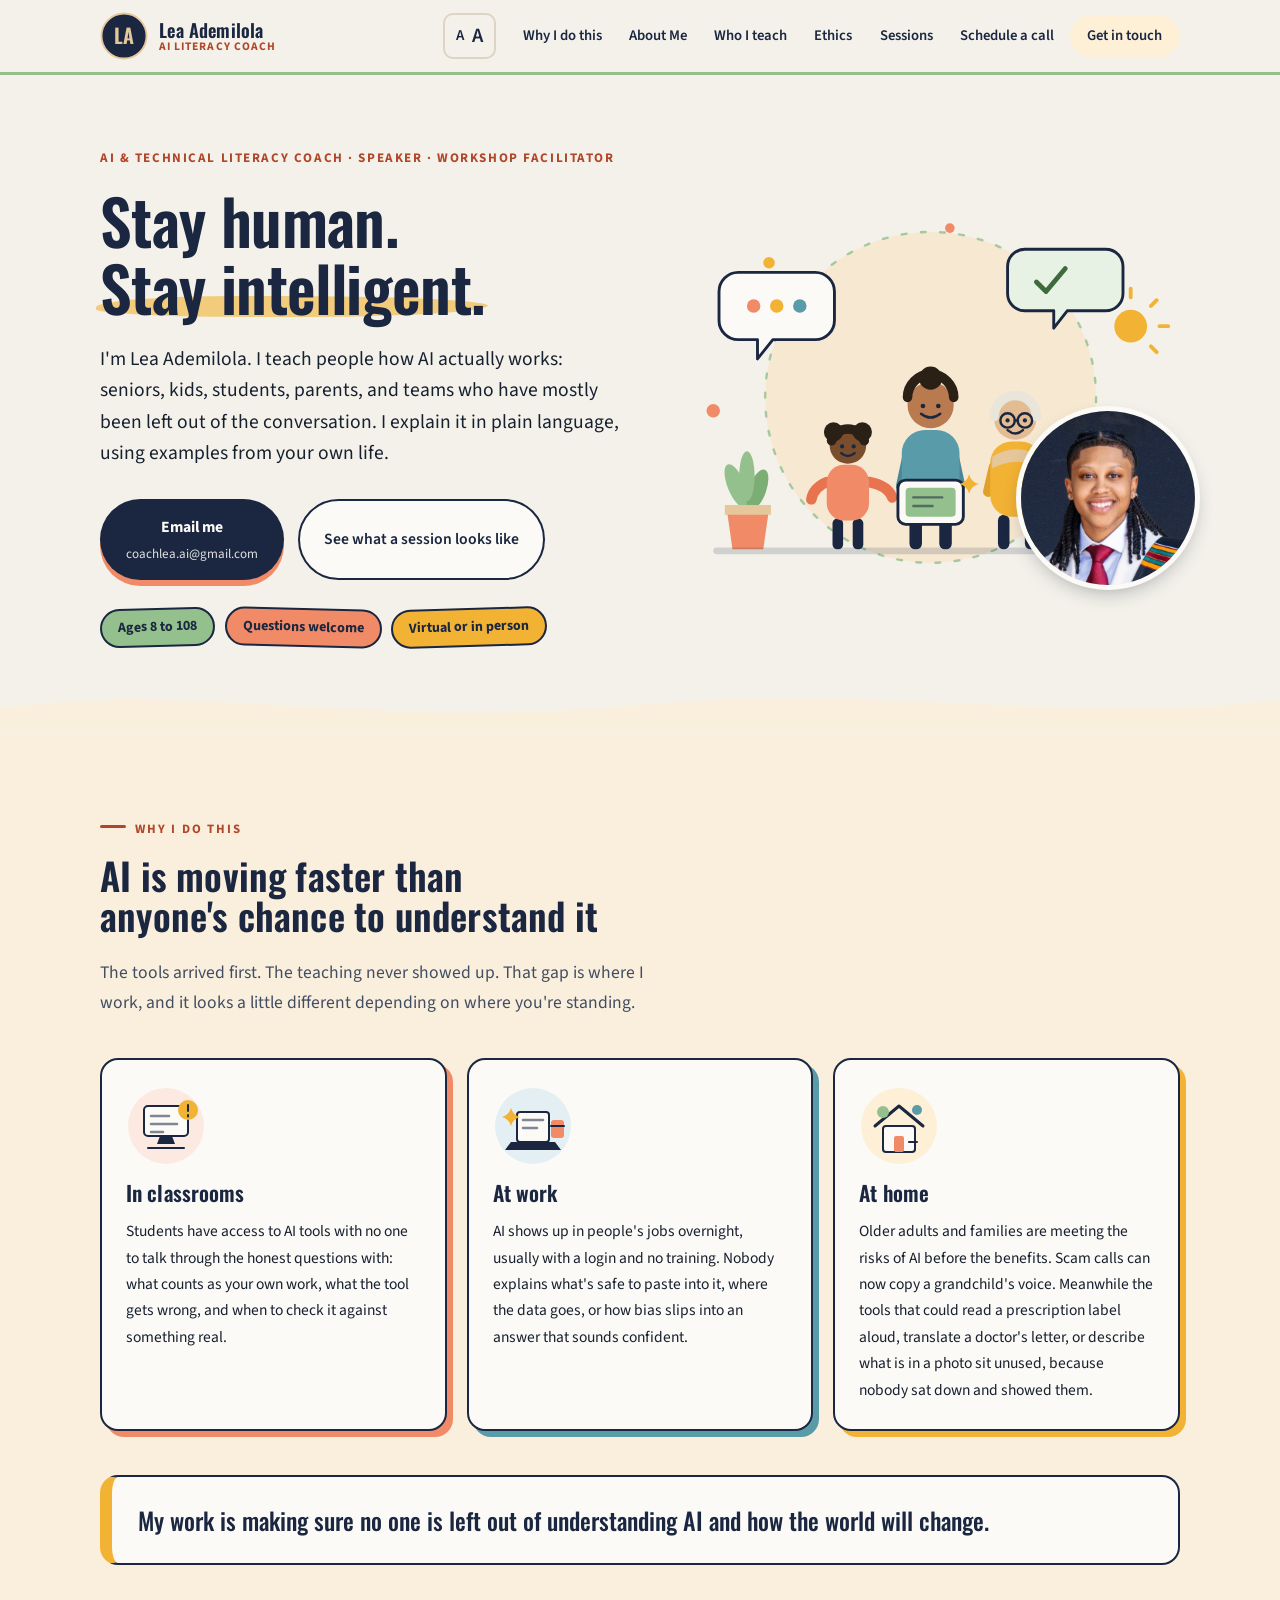
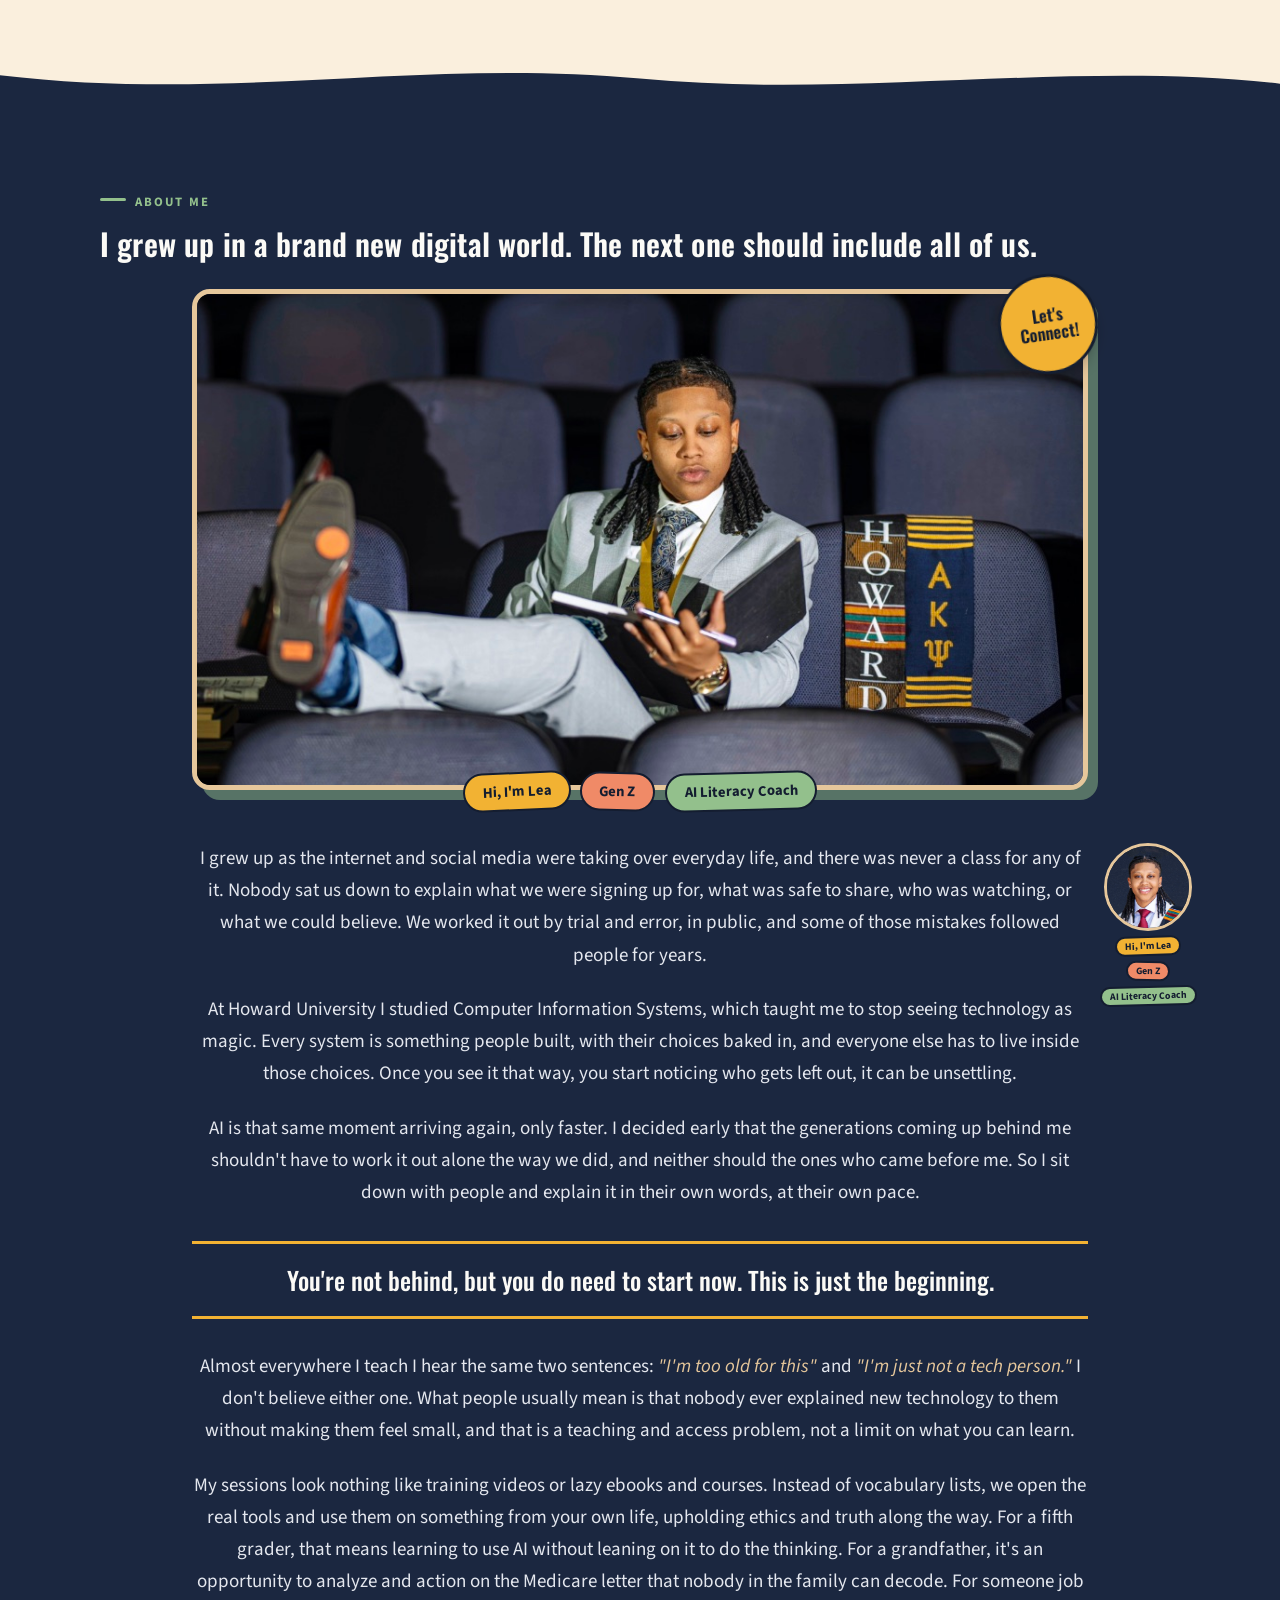
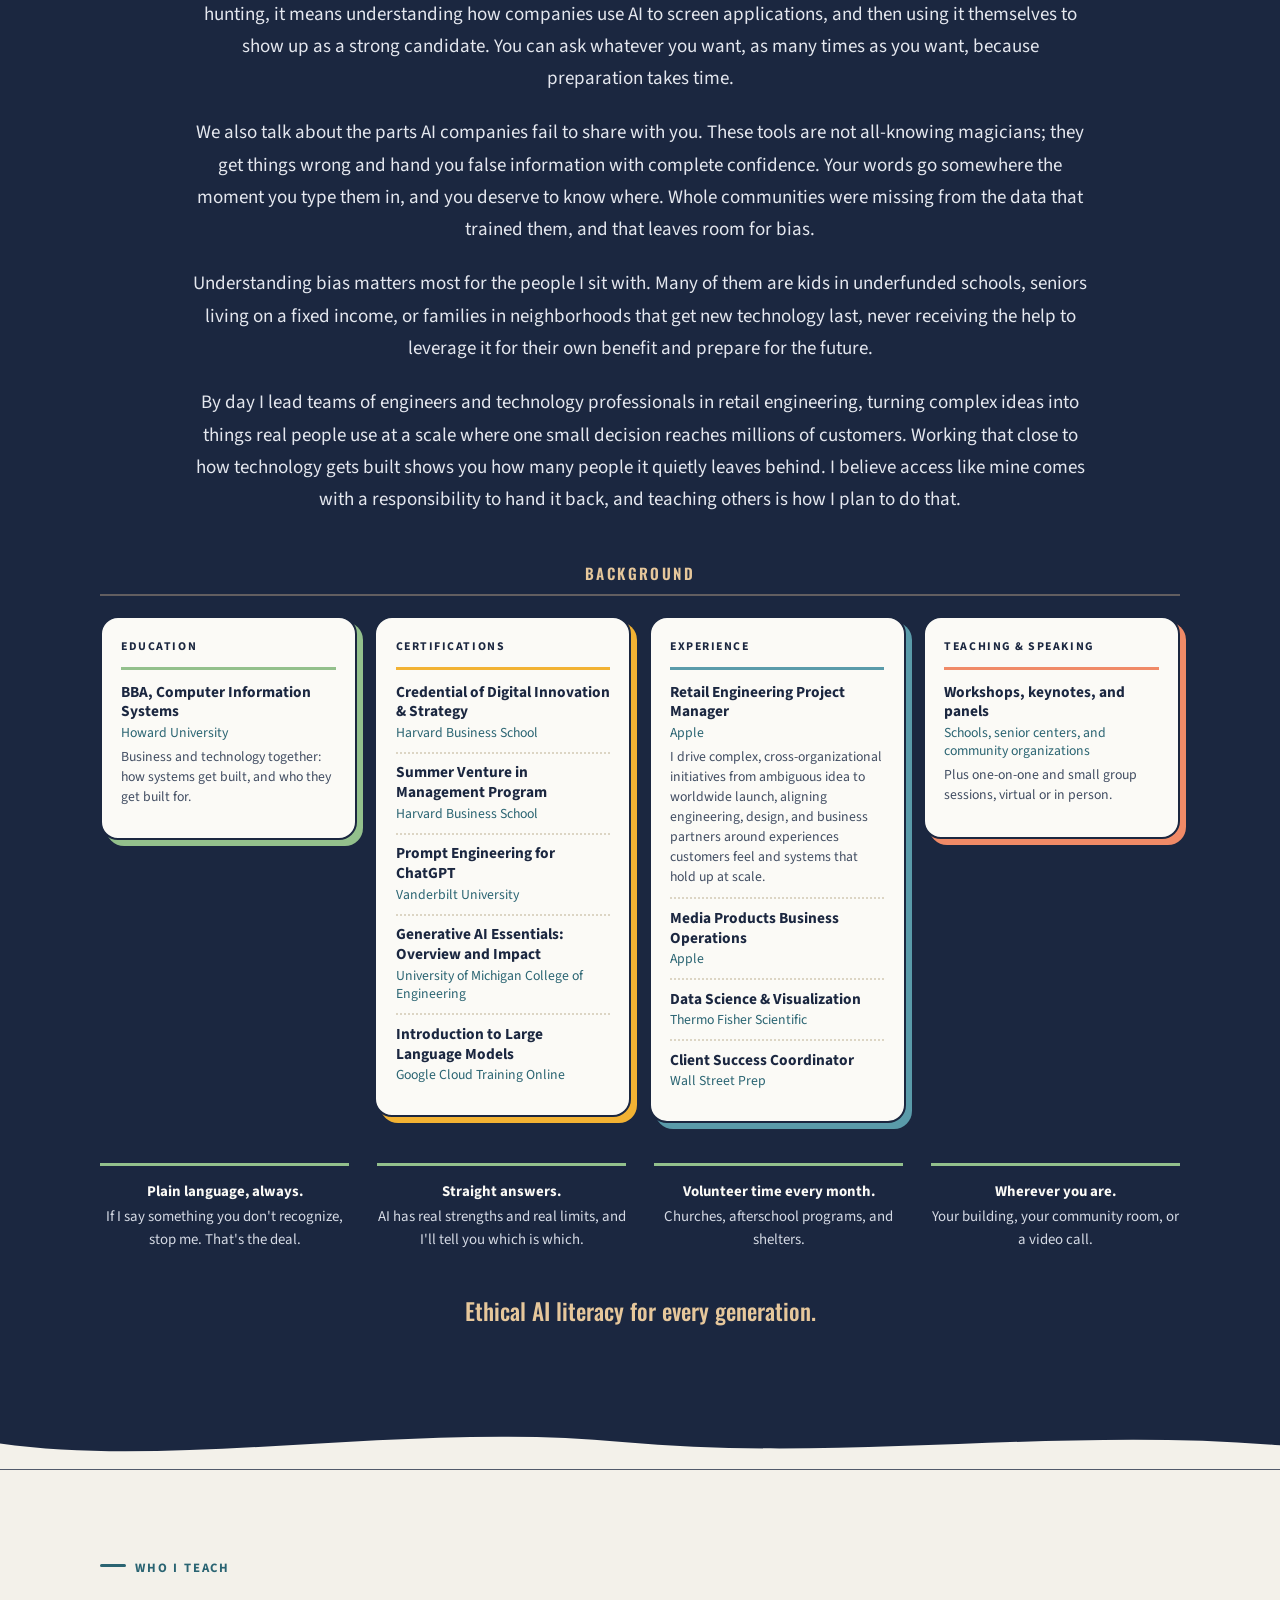
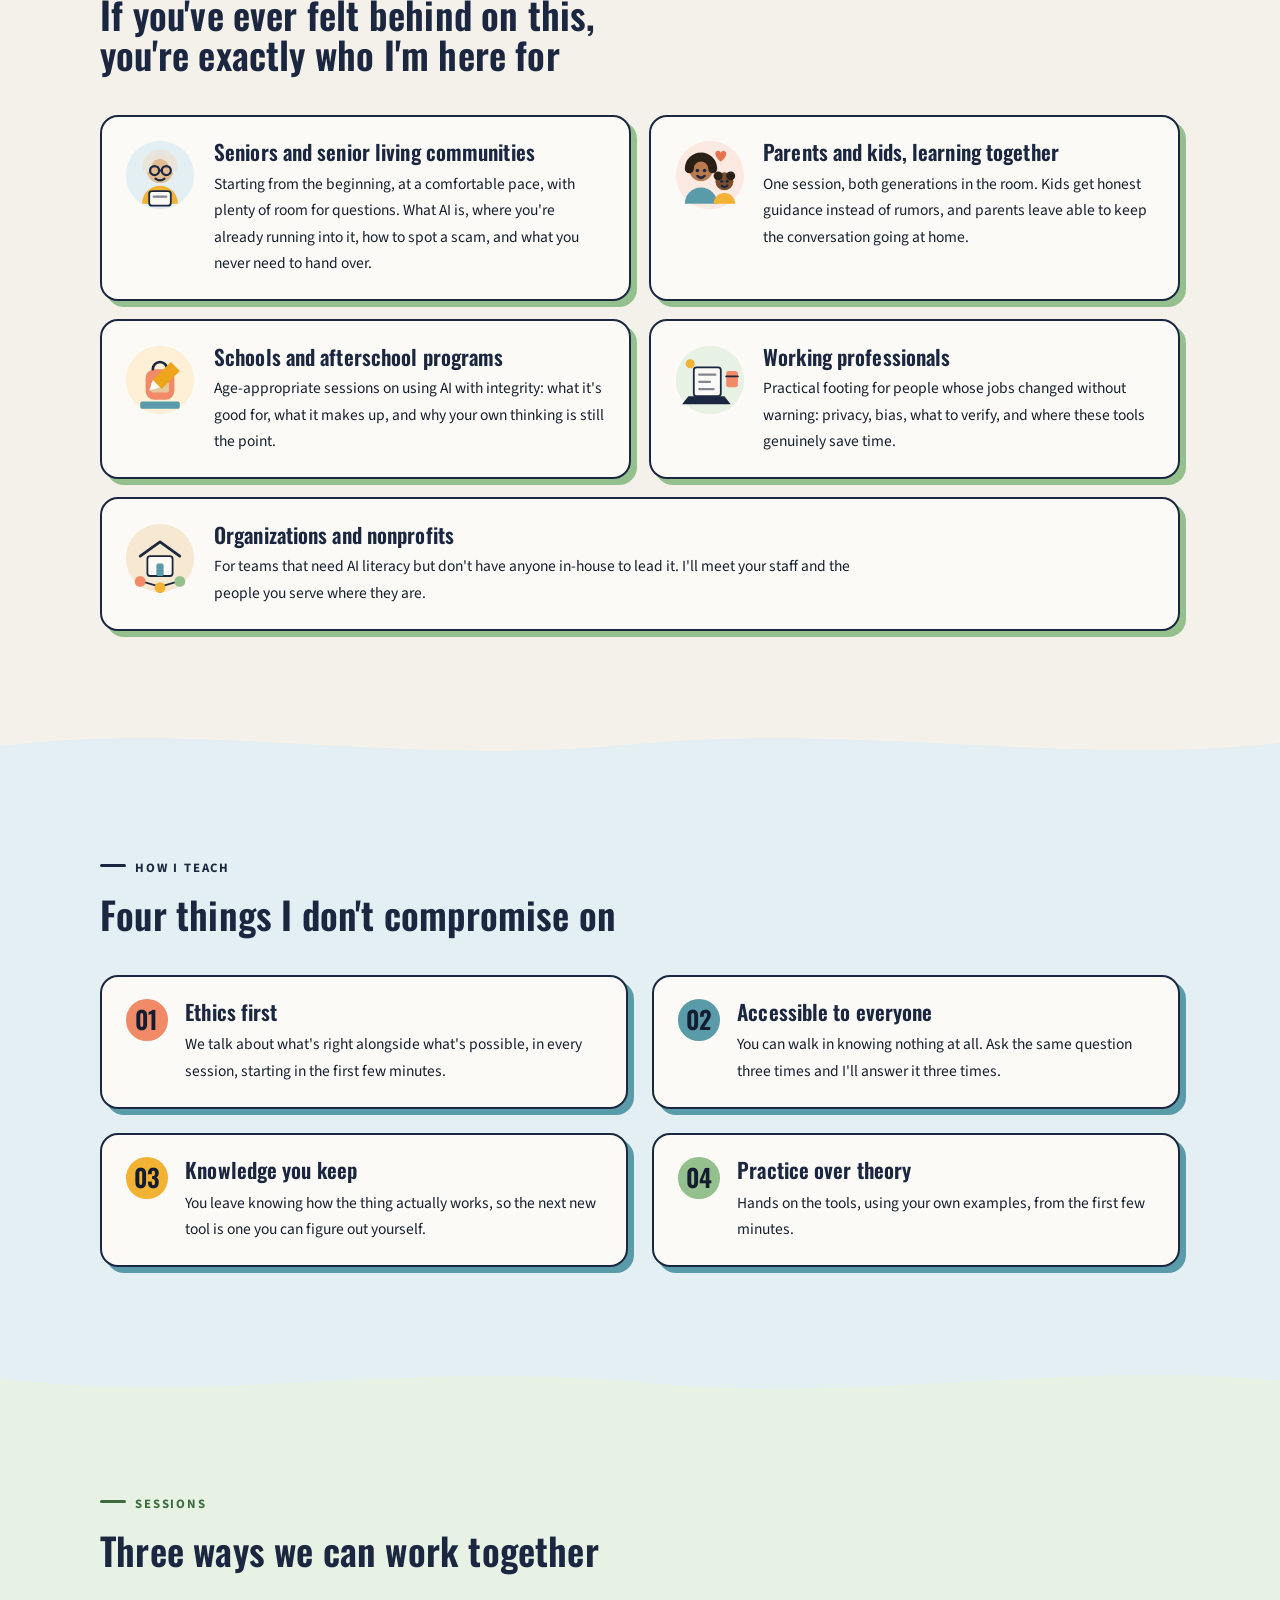
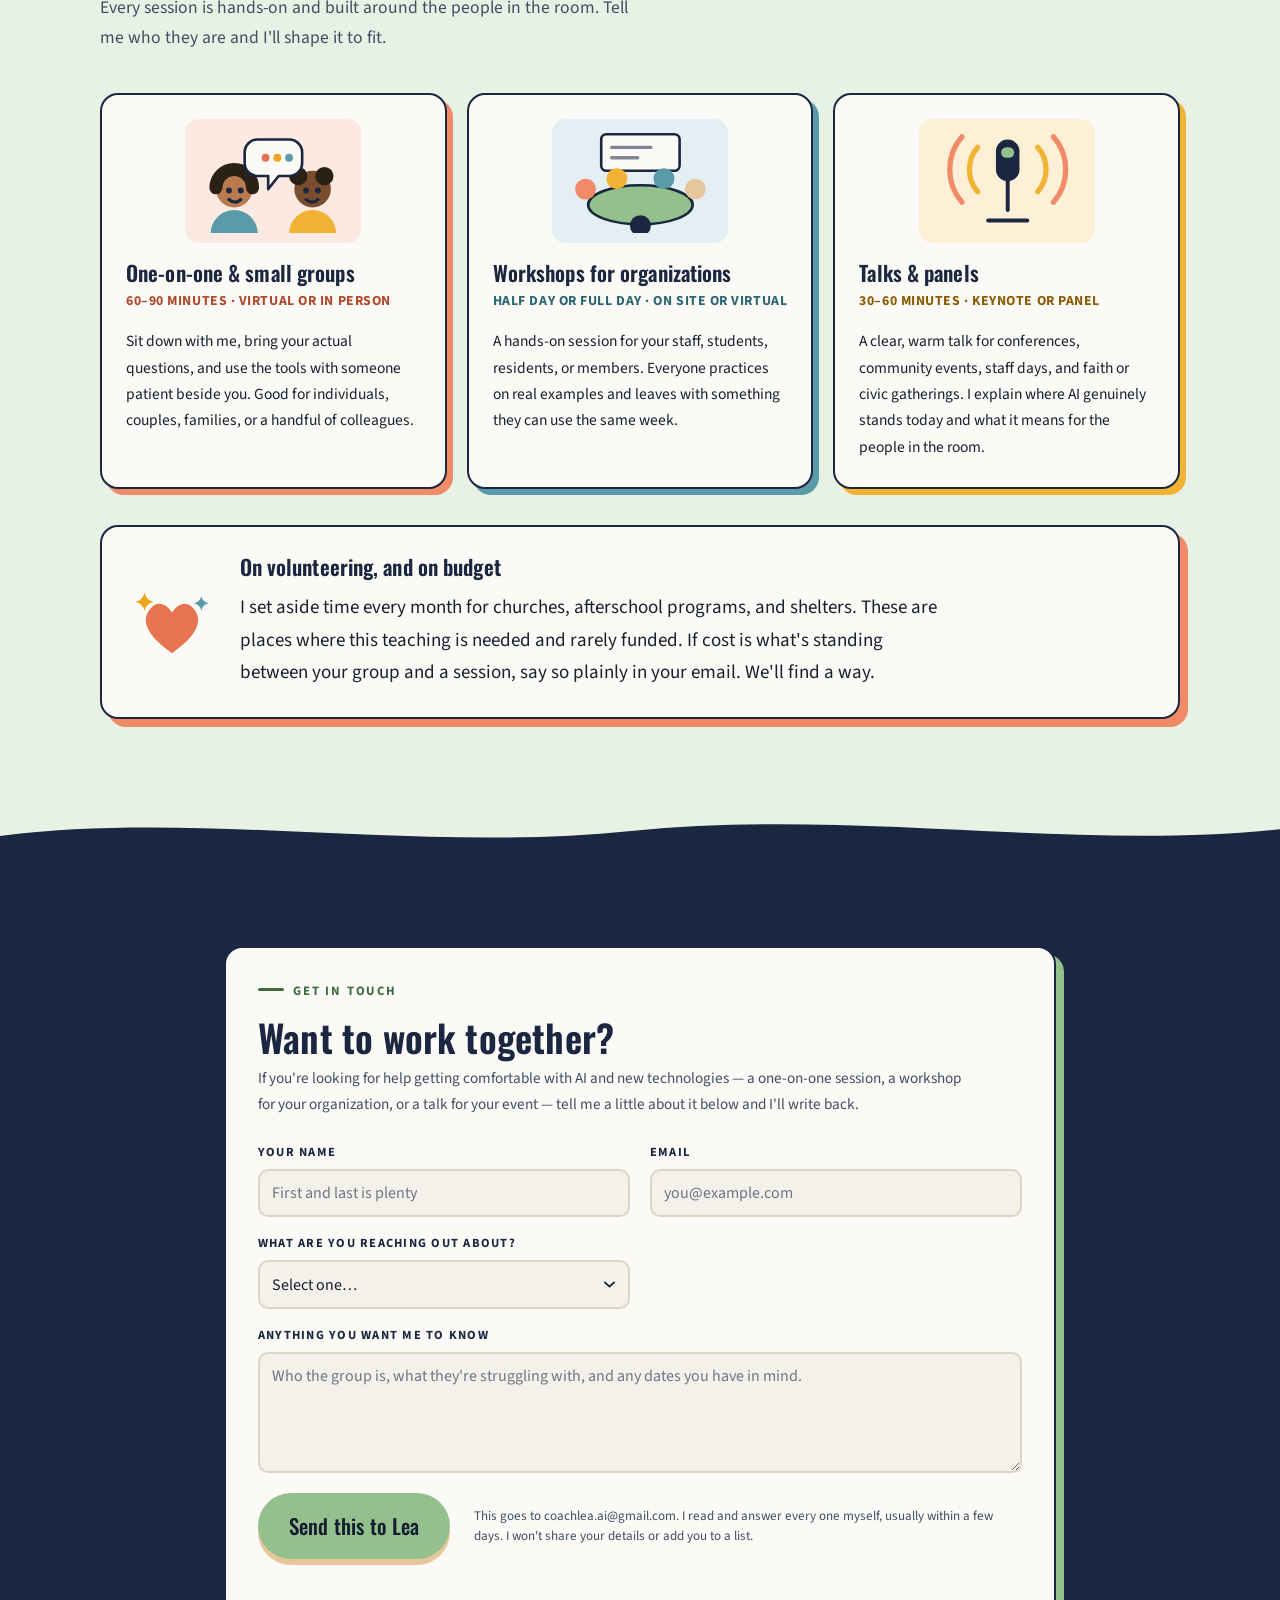
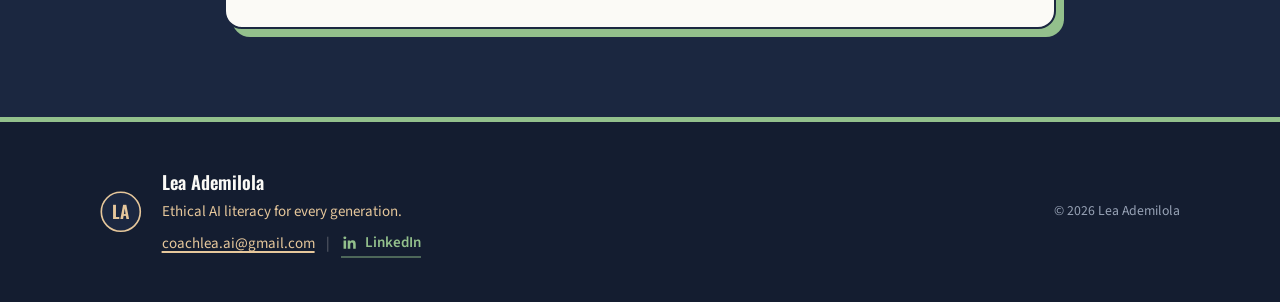
<file: index.html>
<!DOCTYPE html>
<html lang="en">
<head>
<meta charset="utf-8">
<meta name="viewport" content="width=device-width, initial-scale=1">
<title>Lea Ademilola — AI Literacy Coach</title>
<meta name="description" content="Lea Ademilola teaches AI literacy in plain language, for seniors, students, families, working professionals, and community organizations. Workshops, talks, and one-on-one sessions.">
<meta name="theme-color" content="#1B2740">
<link rel="icon" href="favicon.svg" type="image/svg+xml">
<link rel="apple-touch-icon" href="favicon.svg">

<meta property="og:type" content="website">
<meta property="og:title" content="Lea Ademilola — AI Literacy Coach">
<meta property="og:description" content="Ethical AI literacy for every generation. Workshops, talks, and one-on-one sessions in plain language.">
<!-- After publishing, replace this with the full address, e.g.
     https://yourname.github.io/lea-headshot.jpg
     Some sites (LinkedIn especially) will not show the preview image without it. -->
<meta property="og:image" content="lea-headshot.jpg">

<link rel="preconnect" href="https://fonts.googleapis.com">
<link rel="preconnect" href="https://fonts.gstatic.com" crossorigin>
<link href="https://fonts.googleapis.com/css2?family=Oswald:wght@500;600&family=Source+Sans+3:ital,wght@0,400;0,600;0,700;1,400&display=swap" rel="stylesheet">
<link rel="stylesheet" href="styles.css">
</head>
<body>
<a class="skip-link" href="#main">Skip to main content</a>

<header class="site-header">
  <div class="wrap header-inner">
    <a class="brand" href="#top">
      <span class="monogram" aria-hidden="true">
        <svg viewBox="0 0 64 64" focusable="false"><circle cx="32" cy="32" r="30" class="mono-ring"/><text x="32" y="43" text-anchor="middle" class="mono-text">LA</text></svg>
      </span>
      <span class="brand-words">
        <span class="brand-name">Lea Ademilola</span>
        <span class="brand-role">AI Literacy Coach</span>
      </span>
    </a>

    <div class="header-tools">
      <button type="button" class="text-size-btn" id="textSizeBtn" aria-pressed="false">
        <span aria-hidden="true">A</span><span class="text-size-plus" aria-hidden="true">A</span>
        <span class="sr-only-label">Larger text</span>
      </button>
      <button type="button" class="nav-toggle" id="navToggle" aria-expanded="false" aria-controls="siteNav">
        <span class="nav-toggle-bars" aria-hidden="true"><span></span><span></span><span></span></span>
        <span class="nav-toggle-label">Menu</span>
      </button>
    </div>

    <nav class="site-nav" id="siteNav" aria-label="Sections of this page">
      <ul>
        <li><a href="#why">Why I do this</a></li>
        <li><a href="#about">About Me</a></li>
        <li><a href="#who">Who I teach</a></li>
        <li><a href="#ethics">Ethics</a></li>
        <li><a href="#sessions">Sessions</a></li>
        <li><a href="https://calendar.app.google/qw42xcPHTknyBZ6HA" target="_blank" rel="noopener">Schedule a call</a></li>
        <li><a href="#contact" class="nav-cta">Get in touch</a></li>
      </ul>
    </nav>
  </div>
</header>

<main id="main">

  <!-- ============ HERO ============ -->
  <section class="hero" id="top">
    <div class="wrap hero-grid">
      <div class="hero-copy">
        <p class="eyebrow">AI &amp; technical literacy coach &middot; Speaker &middot; Workshop facilitator</p>
        <h1>Stay human.<br><span class="brush">Stay intelligent.</span></h1>
        <p class="lede">
          I'm Lea Ademilola. I teach people how AI actually works: seniors, kids, students, parents,
          and teams who have mostly been left out of the conversation. I explain it in plain
          language, using examples from your own life.
        </p>
        <div class="cta-row">
          <a class="btn btn-primary" href="mailto:coachlea.ai@gmail.com?subject=AI%20%26%20technical%20literacy%20inquiry">
            Email me
            <span class="btn-sub">coachlea.ai@gmail.com</span>
          </a>
          <a class="btn btn-quiet" href="#sessions">See what a session looks like</a>
        </div>
        <ul class="stickers">
          <li class="sticker sticker-sage">Ages 8 to 108</li>
          <li class="sticker sticker-coral">Questions welcome</li>
          <li class="sticker sticker-gold">Virtual or in person</li>
        </ul>
      </div>

      <div class="hero-art-wrap">
        <!-- Headshot. If the file is ever missing, the LA monogram shows in its
             place instead of a broken image (see script.js). -->
        <figure class="hero-photo">
          <img src="lea-headshot.jpg" alt="Lea Ademilola" id="heroPhoto" width="900" height="900">
          <div class="hero-photo-fallback" id="heroPhotoFallback" hidden>
            <svg viewBox="0 0 64 64" role="img" aria-label="LA monogram standing in for a photo of Lea">
              <circle cx="32" cy="32" r="32" class="il-wash-kraft"/>
              <circle cx="32" cy="32" r="30" class="mono-ring"/>
              <text x="32" y="43" text-anchor="middle" class="mono-text">LA</text>
            </svg>
          </div>
        </figure>

        <svg class="hero-art" viewBox="0 0 540 400" role="img"
             aria-label="Illustration of three people of different ages: a child, an adult, and an older woman with glasses and a cane, standing together looking at a tablet, with friendly speech bubbles above them.">
          <!-- backdrop -->
          <circle cx="272" cy="200" r="172" class="il-wash-kraft"/>
          <circle cx="272" cy="200" r="172" class="il-ring"/>

          <!-- floating confetti -->
          <circle cx="46" cy="214" r="7" class="il-coral float-a"/>
          <circle cx="506" cy="286" r="9" class="il-sage float-b"/>
          <circle cx="446" cy="330" r="6" class="il-teal float-c"/>
          <circle cx="104" cy="60" r="6" class="il-gold float-b"/>
          <circle cx="292" cy="24" r="5" class="il-coral float-c"/>

          <!-- sun -->
          <g class="float-a">
            <circle cx="480" cy="126" r="17" class="il-gold"/>
            <g class="il-stroke-gold">
              <path d="M480 96 v-9"/><path d="M510 126 h9"/>
              <path d="M501 105 l6-6"/><path d="M501 147 l6 6"/>
            </g>
          </g>

          <!-- plant -->
          <g>
            <ellipse cx="70" cy="292" rx="9" ry="24" class="il-sage" transform="rotate(-22 70 292)"/>
            <ellipse cx="92" cy="296" rx="9" ry="22" class="il-sage-deep-fill" transform="rotate(20 92 296)"/>
            <ellipse cx="81" cy="282" rx="8" ry="26" class="il-sage"/>
            <path d="M60 316 h44 l-6 42 h-32 z" class="il-coral"/>
            <path d="M58 312 h48 v10 h-48 z" class="il-kraft"/>
          </g>

          <!-- speech bubble, left -->
          <g>
            <path d="M72 70 h80 a20 20 0 0 1 20 20 v30 a20 20 0 0 1 -20 20 h-44 l-16 20 v-20 h-20 a20 20 0 0 1 -20 -20 v-30 a20 20 0 0 1 20 -20 z"
                  class="il-paper"/>
            <path d="M72 70 h80 a20 20 0 0 1 20 20 v30 a20 20 0 0 1 -20 20 h-44 l-16 20 v-20 h-20 a20 20 0 0 1 -20 -20 v-30 a20 20 0 0 1 20 -20 z"
                  class="il-outline"/>
            <circle cx="88" cy="105" r="7" class="il-coral"/>
            <circle cx="112" cy="105" r="7" class="il-gold"/>
            <circle cx="136" cy="105" r="7" class="il-teal"/>
          </g>

          <!-- speech bubble, right -->
          <g>
            <path d="M370 46 h84 a18 18 0 0 1 18 18 v28 a18 18 0 0 1 -18 18 h-40 l-14 18 v-18 h-30 a18 18 0 0 1 -18 -18 v-28 a18 18 0 0 1 18 -18 z"
                  class="il-wash-sage"/>
            <path d="M370 46 h84 a18 18 0 0 1 18 18 v28 a18 18 0 0 1 -18 18 h-40 l-14 18 v-18 h-30 a18 18 0 0 1 -18 -18 v-28 a18 18 0 0 1 18 -18 z"
                  class="il-outline"/>
            <path d="M382 80 l10 10 20-24" class="il-check"/>
          </g>

          <!-- ground -->
          <rect x="46" y="356" width="448" height="7" rx="3.5" class="il-shadow"/>

          <!-- child -->
          <g>
            <rect x="170" y="326" width="11" height="32" rx="5" class="il-navy"/>
            <rect x="191" y="326" width="11" height="32" rx="5" class="il-navy"/>
            <path d="M208 288 q20 4 24 16" class="il-arm-coral"/>
            <path d="M164 288 q-14 6 -16 18" class="il-arm-coral"/>
            <rect x="164" y="270" width="44" height="58" rx="18" class="il-coral"/>
            <circle cx="186" cy="250" r="19" class="il-skin-a"/>
            <circle cx="171" cy="236" r="10" class="il-hair"/>
            <circle cx="201" cy="236" r="10" class="il-hair"/>
            <path d="M169 245 a18 18 0 0 1 34 0" class="il-hair-stroke"/>
            <circle cx="180" cy="251" r="2.2" class="il-navy"/>
            <circle cx="192" cy="251" r="2.2" class="il-navy"/>
            <path d="M179 258 q7 6 14 0" class="il-smile"/>
          </g>

          <!-- adult -->
          <g>
            <rect x="250" y="322" width="13" height="36" rx="6" class="il-navy"/>
            <rect x="281" y="322" width="13" height="36" rx="6" class="il-navy"/>
            <path d="M248 264 L242 292" class="il-arm-teal"/>
            <path d="M296 264 L302 292" class="il-arm-teal"/>
            <rect x="242" y="234" width="60" height="90" rx="24" class="il-teal"/>
            <circle cx="272" cy="208" r="24" class="il-skin-b"/>
            <circle cx="272" cy="180" r="12" class="il-hair"/>
            <path d="M248 200 a24 24 0 0 1 48 0" class="il-hair-stroke"/>
            <circle cx="264" cy="209" r="2.4" class="il-navy"/>
            <circle cx="280" cy="209" r="2.4" class="il-navy"/>
            <path d="M262 217 q10 8 20 0" class="il-smile"/>
            <!-- shared tablet -->
            <rect x="238" y="286" width="68" height="46" rx="8" class="il-paper"/>
            <rect x="238" y="286" width="68" height="46" rx="8" class="il-outline"/>
            <rect x="246" y="294" width="52" height="30" rx="4" class="il-sage"/>
            <path d="M254 304 h30" class="il-screen-line"/>
            <path d="M254 313 h20" class="il-screen-line"/>
            <path d="M312 280 q2 8 10 10 q-8 2 -10 10 q-2 -8 -10 -10 q8 -2 10 -10 z" class="il-gold"/>
          </g>

          <!-- older woman -->
          <g>
            <path d="M400 274 a9 9 0 0 0 -15 5" class="il-cane"/>
            <path d="M400 274 L404 356" class="il-cane"/>
            <rect x="342" y="322" width="12" height="36" rx="6" class="il-navy"/>
            <rect x="370" y="322" width="12" height="36" rx="6" class="il-navy"/>
            <path d="M338 272 L332 298" class="il-arm-gold"/>
            <path d="M386 272 L392 296" class="il-arm-gold"/>
            <rect x="334" y="246" width="54" height="78" rx="22" class="il-gold"/>
            <path d="M336 262 q24 -16 52 0 l0 12 q-26 -14 -52 0 z" class="il-kraft"/>
            <circle cx="360" cy="222" r="22" class="il-skin-c"/>
            <path d="M338 220 a22 22 0 0 1 44 0" class="il-hair-silver"/>
            <circle cx="352" cy="224" r="7.5" class="il-glasses"/>
            <circle cx="370" cy="224" r="7.5" class="il-glasses"/>
            <path d="M359.5 224 h3" class="il-glasses"/>
            <circle cx="352" cy="224" r="2.2" class="il-navy"/>
            <circle cx="370" cy="224" r="2.2" class="il-navy"/>
            <path d="M352 234 q8 7 16 0" class="il-smile"/>
          </g>
        </svg>
      </div>
    </div>
  </section>

  <div class="wave" data-from="paper" data-to="cream" aria-hidden="true">
    <svg viewBox="0 0 1440 60" preserveAspectRatio="none" focusable="false">
      <path d="M0,34 C220,4 430,58 700,32 C980,4 1200,54 1440,24 L1440,60 L0,60 Z"/>
    </svg>
  </div>

  <!-- ============ WHY ============ -->
  <section class="section section-why" id="why" aria-labelledby="why-h">
    <div class="wrap">
      <p class="kicker kicker-coral">Why I do this</p>
      <h2 id="why-h">AI is moving faster than anyone's chance to understand it</h2>
      <p class="section-lede">
        The tools arrived first. The teaching never showed up. That gap is where I work,
        and it looks a little different depending on where you're standing.
      </p>

      <div class="grid grid-3 swipe" tabindex="0" aria-label="Three cards, scrollable sideways on a phone">
        <article class="card card-coral">
          <span class="card-art" aria-hidden="true">
            <svg viewBox="0 0 80 80" focusable="false">
              <circle cx="40" cy="40" r="38" class="il-wash-coral"/>
              <rect x="18" y="20" width="44" height="30" rx="4" class="il-paper"/>
              <rect x="18" y="20" width="44" height="30" rx="4" class="il-outline-thin"/>
              <path d="M25 30 h18" class="il-screen-line"/>
              <path d="M25 38 h26" class="il-screen-line"/>
              <path d="M25 46 h12" class="il-screen-line"/>
              <path d="M34 50 h12 l3 8 h-18 z" class="il-navy"/>
              <path d="M22 62 h36" class="il-stroke-navy-thin"/>
              <circle cx="62" cy="24" r="10" class="il-gold"/>
              <path d="M62 19 v6 M62 29 v1.5" class="il-stroke-navy-thin"/>
            </svg>
          </span>
          <h3>In classrooms</h3>
          <p>
            Students have access to AI tools with no one to talk through the honest questions
            with: what counts as your own work, what the tool gets wrong, and when to check it
            against something real.
          </p>
        </article>

        <article class="card card-teal">
          <span class="card-art" aria-hidden="true">
            <svg viewBox="0 0 80 80" focusable="false">
              <circle cx="40" cy="40" r="38" class="il-wash-teal"/>
              <path d="M18 56 h44 l6 8 h-56 z" class="il-navy"/>
              <rect x="24" y="26" width="32" height="30" rx="3" class="il-paper"/>
              <rect x="24" y="26" width="32" height="30" rx="3" class="il-outline-thin"/>
              <path d="M30 34 h20" class="il-screen-line"/>
              <path d="M30 42 h14" class="il-screen-line"/>
              <rect x="58" y="34" width="13" height="18" rx="3" class="il-coral"/>
              <path d="M58 40 h13" class="il-stroke-navy-thin"/>
              <path d="M18 22 q2 7 9 9 q-7 2 -9 9 q-2 -7 -9 -9 q7 -2 9 -9 z" class="il-gold"/>
            </svg>
          </span>
          <h3>At work</h3>
          <p>
            AI shows up in people's jobs overnight, usually with a login and no training.
            Nobody explains what's safe to paste into it, where the data goes, or how bias
            slips into an answer that sounds confident.
          </p>
        </article>

        <article class="card card-gold">
          <span class="card-art" aria-hidden="true">
            <svg viewBox="0 0 80 80" focusable="false">
              <circle cx="40" cy="40" r="38" class="il-wash-gold"/>
              <path d="M16 40 L40 20 L64 40" class="il-stroke-navy"/>
              <rect x="24" y="40" width="32" height="26" rx="3" class="il-paper"/>
              <rect x="24" y="40" width="32" height="26" rx="3" class="il-outline-thin"/>
              <rect x="35" y="50" width="10" height="16" rx="2" class="il-coral"/>
              <circle cx="24" cy="26" r="6" class="il-sage"/>
              <circle cx="58" cy="24" r="5" class="il-teal"/>
              <path d="M50 56 h8" class="il-stroke-navy-thin"/>
            </svg>
          </span>
          <h3>At home</h3>
          <p>
            Older adults and families are meeting the risks of AI before the benefits. Scam calls
            can now copy a grandchild's voice. Meanwhile the tools that could read a prescription
            label aloud, translate a doctor's letter, or describe what is in a photo sit unused,
            because nobody sat down and showed them.
          </p>
        </article>
      </div>

      <blockquote class="pull-quote">
        <p>My work is making sure no one is left out of understanding AI and how the world will change.</p>
      </blockquote>
    </div>
  </section>

  <div class="wave" data-from="cream" data-to="navy" aria-hidden="true">
    <svg viewBox="0 0 1440 60" preserveAspectRatio="none" focusable="false">
      <path d="M0,26 C260,58 470,6 720,30 C960,54 1210,8 1440,36 L1440,60 L0,60 Z"/>
    </svg>
  </div>

  <!-- ============ ABOUT ============ -->
  <section class="section section-about" id="about" aria-labelledby="about-h">
    <div class="wrap">
      <p class="kicker kicker-light">About Me</p>

      <h2 id="about-h">I grew up in a brand new digital world. The next one should include all of us.</h2>

      <figure class="about-banner">
        <a class="connect-badge" href="https://www.linkedin.com/in/lea-ademilola/" target="_blank" rel="noopener">
          Let's<br>Connect!
        </a>
        <img src="lea-about.jpg" alt="Lea Ademilola seated in an auditorium, reading through her notes."
             id="leaPhoto" width="953" height="533">
        <div class="portrait-fallback" id="portraitFallback" hidden>
          <svg viewBox="0 0 240 240" role="img" aria-label="Illustrated portrait of Lea Ademilola, smiling, wearing glasses.">
            <circle cx="120" cy="120" r="118" class="il-wash-kraft"/>
            <circle cx="120" cy="120" r="104" class="il-wash-sage"/>
            <path d="M36 240 a84 84 0 0 1 168 0 z" class="il-teal"/>
            <path d="M100 174 h40 v22 h-40 z" class="il-skin-b"/>
            <path d="M98 178 l22 20 22-20 12 8-34 30-34-30z" class="il-paper"/>
            <circle cx="120" cy="114" r="73" class="il-hair"/>
            <circle cx="120" cy="128" r="55" class="il-skin-b"/>
            <circle cx="100" cy="126" r="19" class="il-glasses"/>
            <circle cx="142" cy="126" r="19" class="il-glasses"/>
            <path d="M119 126 h4" class="il-glasses"/>
            <circle cx="100" cy="126" r="3" class="il-navy"/>
            <circle cx="142" cy="126" r="3" class="il-navy"/>
            <path d="M104 152 q16 14 32 0" class="il-smile-lg"/>
            <circle cx="70" cy="150" r="5" class="il-gold"/>
            <circle cx="170" cy="150" r="5" class="il-gold"/>
          </svg>
        </div>
        <figcaption class="portrait-badges">
          <span class="portrait-badge">Hi, I'm Lea</span>
          <span class="portrait-badge badge-coral">Gen Z</span>
          <span class="portrait-badge badge-sage">AI Literacy Coach</span>
        </figcaption>
      </figure>

      <div class="about-flow">
        <div class="about-pin-track" aria-hidden="true">
          <aside class="about-pin" id="aboutPin">
            <a href="https://www.linkedin.com/in/lea-ademilola/" target="_blank" rel="noopener" tabindex="-1">
              <img src="lea-headshot.jpg" alt="" width="900" height="900">
            </a>
            <span class="pin-badge pin-gold">Hi, I'm Lea</span>
            <span class="pin-badge pin-coral">Gen Z</span>
            <span class="pin-badge pin-sage">AI Literacy Coach</span>
          </aside>
        </div>

        <div class="about-story">
          <p>
            I grew up as the internet and social media were taking over everyday life, and there
            was never a class for any of it. Nobody sat us down to explain what we were signing up
            for, what was safe to share, who was watching, or what we could believe. We worked it
            out by trial and error, in public, and some of those mistakes followed people for years.
          </p>
          <p>
            At Howard University I studied Computer Information Systems, which taught me to stop
            seeing technology as magic. Every system is something people built, with their choices
            baked in, and everyone else has to live inside those choices. Once you see it that way,
            you start noticing who gets left out, it can be unsettling.
          </p>
          <p>
            AI is that same moment arriving again, only faster. I decided early that the
            generations coming up behind me shouldn't have to work it out alone the way we did, and
            neither should the ones who came before me. So I sit down with people and explain it in
            their own words, at their own pace.
          </p>

          <blockquote class="about-quote">
            <p>You're not behind, but you do need to start now. This is just the beginning.</p>
          </blockquote>

          <p>
            Almost everywhere I teach I hear the same two sentences: <em>"I'm too old for this"</em>
            and <em>"I'm just not a tech person."</em> I don't believe either one. What people
            usually mean is that nobody ever explained new technology to them without making them
            feel small, and that is a teaching and access problem, not a limit on what you can learn.
          </p>
          <p>
            My sessions look nothing like training videos or lazy ebooks and courses. Instead of
            vocabulary lists, we open the real tools and use them on something from your own life,
            upholding ethics and truth along the way. For a fifth grader, that means learning to use
            AI without leaning on it to do the thinking. For a grandfather, it's an opportunity to
            analyze and action on the Medicare letter that nobody in the family can decode. For
            someone job hunting, it means understanding how companies use AI to screen applications,
            and then using it themselves to show up as a strong candidate. You can ask whatever you
            want, as many times as you want, because preparation takes time.
          </p>
          <p>
            We also talk about the parts AI companies fail to share with you. These tools are not
            all-knowing magicians; they get things wrong and hand you false information with complete
            confidence. Your words go somewhere the moment you type them in, and you deserve to know
            where. Whole communities were missing from the data that trained them, and that leaves
            room for bias.
          </p>
          <p>
            Understanding bias matters most for the people I sit with. Many of them are kids in
            underfunded schools, seniors living on a fixed income, or families in neighborhoods that
            get new technology last, never receiving the help to leverage it for their own benefit
            and prepare for the future.
          </p>
          <p>
            By day I lead teams of engineers and technology professionals in retail engineering,
            turning complex ideas into things real people use at a scale where one small decision
            reaches millions of customers. Working that close to how technology gets built shows you
            how many people it quietly leaves behind. I believe access like mine comes with a
            responsibility to hand it back, and teaching others is how I plan to do that.
          </p>
        </div>
      </div>

      <!-- ============================================================
           BACKGROUND
           Lines marked "ADD:" are the ones only you can fill in.
           Everything showing now is accurate, so this is safe to publish.
           ============================================================ -->
      <div class="about-bg">
        <h3 class="bg-head">Background</h3>

        <div class="bg-grid swipe" tabindex="0" aria-label="Background cards, scrollable sideways on a phone">

          <article class="bg-card bg-sage">
            <h4>Education</h4>
            <ul class="creds-rows">
              <li>
                <span class="cd-title">BBA, Computer Information Systems</span>
                <span class="cd-org">Howard University</span>
                <span class="cd-note">Business and technology together: how systems get built, and who they get built for.</span>
                <!-- ADD: graduation year, honors, concentration or minor -->
              </li>
            </ul>
          </article>

          <article class="bg-card bg-gold">
            <h4>Certifications</h4>
            <ul class="creds-rows">
              <!-- ADD (optional): the year for each, e.g.
                   <span class="cd-org">Harvard Business School &middot; 2024</span> -->
              <li>
                <span class="cd-title">Credential of Digital Innovation &amp; Strategy</span>
                <span class="cd-org">Harvard Business School</span>
              </li>
              <li>
                <span class="cd-title">Summer Venture in Management Program</span>
                <span class="cd-org">Harvard Business School</span>
              </li>
              <li>
                <span class="cd-title">Prompt Engineering for ChatGPT</span>
                <span class="cd-org">Vanderbilt University</span>
              </li>
              <li>
                <span class="cd-title">Generative AI Essentials: Overview and Impact</span>
                <span class="cd-org">University of Michigan College of Engineering</span>
              </li>
              <li>
                <span class="cd-title">Introduction to Large Language Models</span>
                <span class="cd-org">Google Cloud Training Online</span>
              </li>
            </ul>
          </article>

          <article class="bg-card bg-teal">
            <h4>Experience</h4>
            <ul class="creds-rows">
              <!-- ADD (optional): start and end years for each role -->
              <li>
                <span class="cd-title">Retail Engineering Project Manager</span>
                <span class="cd-org">Apple</span>
                <span class="cd-note">I drive complex, cross-organizational initiatives from ambiguous idea to worldwide launch, aligning engineering, design, and business partners around experiences customers feel and systems that hold up at scale.</span>
              </li>
              <li>
                <span class="cd-title">Media Products Business Operations</span>
                <span class="cd-org">Apple</span>
              </li>
              <li>
                <span class="cd-title">Data Science &amp; Visualization</span>
                <span class="cd-org">Thermo Fisher Scientific</span>
              </li>
              <li>
                <span class="cd-title">Client Success Coordinator</span>
                <span class="cd-org">Wall Street Prep</span>
              </li>
            </ul>
          </article>

          <article class="bg-card bg-coral">
            <h4>Teaching &amp; speaking</h4>
            <ul class="creds-rows">
              <li>
                <span class="cd-title">Workshops, keynotes, and panels</span>
                <span class="cd-org">Schools, senior centers, and community organizations</span>
                <span class="cd-note">Plus one-on-one and small group sessions, virtual or in person.</span>
                <!-- ADD: venues or events you've spoken at, audience sizes, dates,
                     and any testimonial you have permission to quote -->
              </li>
            </ul>
          </article>

        </div>
      </div>

      <ul class="about-facts">
      <li class="fact-coral"><strong>Plain language, always.</strong> If I say something you don't recognize, stop me. That's the deal.</li>
      <li class="fact-gold"><strong>Straight answers.</strong> AI has real strengths and real limits, and I'll tell you which is which.</li>
      <li class="fact-sage"><strong>Volunteer time every month.</strong> Churches, afterschool programs, and shelters.</li>
      <li class="fact-teal"><strong>Wherever you are.</strong> Your building, your community room, or a video call.</li>
      </ul>

      <p class="about-tagline">Ethical AI literacy for every generation.</p>
    </div>
  </section>

  <div class="wave" data-from="navy" data-to="paper" aria-hidden="true">
    <svg viewBox="0 0 1440 60" preserveAspectRatio="none" focusable="false">
      <path d="M0,30 C200,60 460,4 700,28 C950,52 1190,10 1440,32 L1440,60 L0,60 Z"/>
    </svg>
  </div>

  <!-- ============ WHO ============ -->
  <section class="section section-who" id="who" aria-labelledby="who-h">
    <div class="wrap">
      <p class="kicker kicker-teal">Who I teach</p>
      <h2 id="who-h">If you've ever felt behind on this, you're exactly who I'm here for</h2>

      <ul class="who-list swipe" tabindex="0" aria-label="Who I teach, scrollable sideways on a phone">
        <li class="who-teal">
          <span class="spot" aria-hidden="true">
            <svg viewBox="0 0 80 80" focusable="false">
              <circle cx="40" cy="40" r="38" class="il-wash-teal"/>
              <path d="M20 72 a20 20 0 0 1 40 0 z" class="il-gold"/>
              <circle cx="40" cy="34" r="15" class="il-skin-c"/>
              <path d="M25 32 a15 15 0 0 1 30 0" class="il-hair-silver"/>
              <circle cx="34" cy="35" r="5" class="il-glasses"/>
              <circle cx="47" cy="35" r="5" class="il-glasses"/>
              <path d="M39.5 35 h2" class="il-glasses"/>
              <path d="M35 44 q5 4 10 0" class="il-smile"/>
              <rect x="28" y="58" width="24" height="16" rx="3" class="il-paper"/>
              <rect x="28" y="58" width="24" height="16" rx="3" class="il-outline-thin"/>
              <path d="M33 64 h14" class="il-screen-line"/>
            </svg>
          </span>
          <div>
            <h3>Seniors and senior living communities</h3>
            <p>
              Starting from the beginning, at a comfortable pace, with plenty of room for questions.
              What AI is, where you're already running into it, how to spot a scam, and what you
              never need to hand over.
            </p>
          </div>
        </li>

        <li class="who-coral">
          <span class="spot" aria-hidden="true">
            <svg viewBox="0 0 80 80" focusable="false">
              <circle cx="40" cy="40" r="38" class="il-wash-coral"/>
              <path d="M12 72 a18 18 0 0 1 36 0 z" class="il-teal"/>
              <circle cx="30" cy="34" r="13" class="il-skin-b"/>
              <path d="M17 33 a13 13 0 0 1 26 0" class="il-hair-stroke"/>
              <circle cx="26" cy="35" r="2" class="il-navy"/>
              <circle cx="34" cy="35" r="2" class="il-navy"/>
              <path d="M26 41 q4 4 8 0" class="il-smile"/>
              <path d="M44 72 a12 12 0 0 1 24 0 z" class="il-gold"/>
              <circle cx="56" cy="47" r="10" class="il-skin-a"/>
              <circle cx="49" cy="41" r="5" class="il-hair"/>
              <circle cx="63" cy="41" r="5" class="il-hair"/>
              <circle cx="53" cy="47" r="1.7" class="il-navy"/>
              <circle cx="59" cy="47" r="1.7" class="il-navy"/>
              <path d="M53 52 q3 3 6 0" class="il-smile"/>
              <path d="M46 16 c0-4 6-4 6 0 c0-4 6-4 6 0 c0 5-6 9-6 9 s-6-4-6-9z" class="il-coral-solid"/>
            </svg>
          </span>
          <div>
            <h3>Parents and kids, learning together</h3>
            <p>
              One session, both generations in the room. Kids get honest guidance instead of rumors,
              and parents leave able to keep the conversation going at home.
            </p>
          </div>
        </li>

        <li class="who-gold">
          <span class="spot" aria-hidden="true">
            <svg viewBox="0 0 80 80" focusable="false">
              <circle cx="40" cy="40" r="38" class="il-wash-gold"/>
              <rect x="24" y="28" width="32" height="34" rx="10" class="il-coral"/>
              <path d="M32 28 a8 8 0 0 1 16 0" class="il-stroke-navy"/>
              <rect x="30" y="42" width="20" height="12" rx="3" class="il-kraft"/>
              <rect x="18" y="64" width="44" height="8" rx="2" class="il-teal"/>
              <path d="M52 20 l10 10 -20 20 -10 -10 z" class="il-gold-solid"/>
              <path d="M32 40 l-4 12 12-4z" class="il-paper"/>
            </svg>
          </span>
          <div>
            <h3>Schools and afterschool programs</h3>
            <p>
              Age-appropriate sessions on using AI with integrity: what it's good for, what it
              makes up, and why your own thinking is still the point.
            </p>
          </div>
        </li>

        <li class="who-sage">
          <span class="spot" aria-hidden="true">
            <svg viewBox="0 0 80 80" focusable="false">
              <circle cx="40" cy="40" r="38" class="il-wash-sage"/>
              <path d="M16 58 h40 l7 9 h-54 z" class="il-navy"/>
              <rect x="22" y="26" width="30" height="32" rx="3" class="il-paper"/>
              <rect x="22" y="26" width="30" height="32" rx="3" class="il-outline-thin"/>
              <path d="M28 34 h18" class="il-screen-line"/>
              <path d="M28 42 h12" class="il-screen-line"/>
              <path d="M28 50 h16" class="il-screen-line"/>
              <rect x="58" y="30" width="13" height="18" rx="3" class="il-coral"/>
              <path d="M58 36 h13" class="il-stroke-navy-thin"/>
              <circle cx="18" cy="22" r="5" class="il-gold"/>
            </svg>
          </span>
          <div>
            <h3>Working professionals</h3>
            <p>
              Practical footing for people whose jobs changed without warning: privacy, bias,
              what to verify, and where these tools genuinely save time.
            </p>
          </div>
        </li>

        <li class="who-navy">
          <span class="spot" aria-hidden="true">
            <svg viewBox="0 0 80 80" focusable="false">
              <circle cx="40" cy="40" r="38" class="il-wash-kraft"/>
              <path d="M18 38 L40 22 L62 38" class="il-stroke-navy"/>
              <rect x="26" y="38" width="28" height="22" rx="3" class="il-paper"/>
              <rect x="26" y="38" width="28" height="22" rx="3" class="il-outline-thin"/>
              <rect x="36" y="46" width="8" height="14" rx="2" class="il-teal"/>
              <path d="M20 66 L40 72 L60 66" class="il-stroke-navy-thin"/>
              <circle cx="18" cy="66" r="6" class="il-coral"/>
              <circle cx="40" cy="73" r="6" class="il-gold"/>
              <circle cx="62" cy="66" r="6" class="il-sage"/>
            </svg>
          </span>
          <div>
            <h3>Organizations and nonprofits</h3>
            <p>
              For teams that need AI literacy but don't have anyone in-house to lead it. I'll meet
              your staff and the people you serve where they are.
            </p>
          </div>
        </li>
      </ul>
    </div>
  </section>

  <div class="wave" data-from="paper" data-to="teal" aria-hidden="true">
    <svg viewBox="0 0 1440 60" preserveAspectRatio="none" focusable="false">
      <path d="M0,32 C230,2 450,56 710,30 C970,4 1200,56 1440,28 L1440,60 L0,60 Z"/>
    </svg>
  </div>

  <section class="section section-principles" id="ethics" aria-labelledby="principles-h">
    <div class="wrap">
      <p class="kicker kicker-navy">How I teach</p>
      <h2 id="principles-h">Four things I don't compromise on</h2>

      <ol class="principles swipe" tabindex="0" aria-label="Principles, scrollable sideways on a phone">
        <li class="pr-coral">
          <span class="p-num" aria-hidden="true">01</span>
          <h3>Ethics first</h3>
          <p>We talk about what's right alongside what's possible, in every session, starting in the first few minutes.</p>
        </li>
        <li class="pr-teal">
          <span class="p-num" aria-hidden="true">02</span>
          <h3>Accessible to everyone</h3>
          <p>You can walk in knowing nothing at all. Ask the same question three times and I'll answer it three times.</p>
        </li>
        <li class="pr-gold">
          <span class="p-num" aria-hidden="true">03</span>
          <h3>Knowledge you keep</h3>
          <p>You leave knowing how the thing actually works, so the next new tool is one you can figure out yourself.</p>
        </li>
        <li class="pr-sage">
          <span class="p-num" aria-hidden="true">04</span>
          <h3>Practice over theory</h3>
          <p>Hands on the tools, using your own examples, from the first few minutes.</p>
        </li>
      </ol>
    </div>
  </section>

  <div class="wave" data-from="teal" data-to="sage" aria-hidden="true">
    <svg viewBox="0 0 1440 60" preserveAspectRatio="none" focusable="false">
      <path d="M0,28 C250,58 460,6 720,32 C980,58 1190,6 1440,30 L1440,60 L0,60 Z"/>
    </svg>
  </div>

  <section class="section section-sessions" id="sessions" aria-labelledby="sessions-h">
    <div class="wrap">
      <p class="kicker kicker-sage">Sessions</p>
      <h2 id="sessions-h">Three ways we can work together</h2>
      <p class="section-lede">
        Every session is hands-on and built around the people in the room. Tell me who they are
        and I'll shape it to fit.
      </p>

      <div class="grid grid-3 offer-grid swipe" tabindex="0" aria-label="Three ways to work together, scrollable sideways on a phone">
        <article class="offer offer-coral">
          <span class="offer-art" aria-hidden="true">
            <svg viewBox="0 0 120 80" focusable="false">
              <circle cx="30" cy="46" r="14" class="il-skin-b"/>
              <path d="M16 45 a14 14 0 0 1 28 0" class="il-hair-stroke"/>
              <path d="M12 80 a18 18 0 0 1 36 0 z" class="il-teal"/>
              <circle cx="26" cy="47" r="2.2" class="il-navy"/>
              <circle cx="35" cy="47" r="2.2" class="il-navy"/>
              <path d="M26 54 q5 4 9 0" class="il-smile"/>
              <circle cx="90" cy="46" r="14" class="il-skin-a"/>
              <circle cx="79" cy="36" r="7" class="il-hair"/>
              <circle cx="99" cy="36" r="7" class="il-hair"/>
              <circle cx="85" cy="47" r="2.2" class="il-navy"/>
              <circle cx="94" cy="47" r="2.2" class="il-navy"/>
              <path d="M85 54 q5 4 9 0" class="il-smile"/>
              <path d="M72 80 a18 18 0 0 1 36 0 z" class="il-gold"/>
              <path d="M48 8 h24 a10 10 0 0 1 10 10 v8 a10 10 0 0 1 -10 10 h-8 l-8 10 v-10 h-8 a10 10 0 0 1 -10 -10 v-8 a10 10 0 0 1 10 -10 z" class="il-paper"/>
              <path d="M48 8 h24 a10 10 0 0 1 10 10 v8 a10 10 0 0 1 -10 10 h-8 l-8 10 v-10 h-8 a10 10 0 0 1 -10 -10 v-8 a10 10 0 0 1 10 -10 z" class="il-outline-thin"/>
              <circle cx="54" cy="22" r="3" class="il-coral-solid"/>
              <circle cx="63" cy="22" r="3" class="il-gold-solid"/>
              <circle cx="72" cy="22" r="3" class="il-teal"/>
            </svg>
          </span>
          <h3>One-on-one &amp; small groups</h3>
          <p class="offer-meta">60–90 minutes &middot; Virtual or in person</p>
          <p>
            Sit down with me, bring your actual questions, and use the tools with someone
            patient beside you. Good for individuals, couples, families, or a handful of
            colleagues.
          </p>
        </article>

        <article class="offer offer-teal">
          <span class="offer-art" aria-hidden="true">
            <svg viewBox="0 0 120 80" focusable="false">
              <rect x="30" y="4" width="60" height="28" rx="4" class="il-paper"/>
              <rect x="30" y="4" width="60" height="28" rx="4" class="il-outline-thin"/>
              <path d="M38 14 h30" class="il-screen-line"/>
              <path d="M38 22 h20" class="il-screen-line"/>
              <ellipse cx="60" cy="58" rx="40" ry="15" class="il-sage"/>
              <ellipse cx="60" cy="58" rx="40" ry="15" class="il-outline-thin"/>
              <circle cx="18" cy="46" r="8" class="il-coral"/>
              <circle cx="42" cy="38" r="8" class="il-gold"/>
              <circle cx="78" cy="38" r="8" class="il-teal"/>
              <circle cx="102" cy="46" r="8" class="il-kraft"/>
              <circle cx="60" cy="74" r="8" class="il-navy"/>
            </svg>
          </span>
          <h3>Workshops for organizations</h3>
          <p class="offer-meta">Half day or full day &middot; On site or virtual</p>
          <p>
            A hands-on session for your staff, students, residents, or members. Everyone
            practices on real examples and leaves with something they can use the same week.
          </p>
        </article>

        <article class="offer offer-gold">
          <span class="offer-art" aria-hidden="true">
            <svg viewBox="0 0 120 80" focusable="false">
              <rect x="52" y="8" width="18" height="32" rx="9" class="il-navy"/>
              <rect x="56" y="14" width="10" height="8" rx="4" class="il-sage"/>
              <path d="M61 40 v22" class="il-stroke-navy"/>
              <path d="M46 70 h30" class="il-stroke-navy"/>
              <path d="M84 14 a26 26 0 0 1 0 34" class="il-stroke-gold"/>
              <path d="M96 6 a38 38 0 0 1 0 50" class="il-stroke-coral"/>
              <path d="M38 14 a26 26 0 0 0 0 34" class="il-stroke-gold"/>
              <path d="M26 6 a38 38 0 0 0 0 50" class="il-stroke-coral"/>
            </svg>
          </span>
          <h3>Talks &amp; panels</h3>
          <p class="offer-meta">30–60 minutes &middot; Keynote or panel</p>
          <p>
            A clear, warm talk for conferences, community events, staff days, and faith or
            civic gatherings. I explain where AI genuinely stands today and what it means for
            the people in the room.
          </p>
        </article>
      </div>

      <div class="volunteer">
        <span class="volunteer-art" aria-hidden="true">
          <svg viewBox="0 0 96 96" focusable="false">
            <circle cx="48" cy="48" r="46" class="il-paper"/>
            <path d="M48 82 C20 62 14 46 24 34 c8-10 18-6 24 4 6-10 16-14 24-4 10 12 4 28-24 48z" class="il-coral-solid"/>
            <path d="M18 16 q2 8 10 10 q-8 2 -10 10 q-2 -8 -10 -10 q8 -2 10 -10 z" class="il-gold-solid"/>
            <path d="M80 20 q1.5 6 8 7.5 q-6.5 1.5 -8 8 q-1.5 -6.5 -8 -8 q6.5 -1.5 8 -7.5 z" class="il-teal"/>
          </svg>
        </span>
        <div>
          <h3>On volunteering, and on budget</h3>
          <p>
            I set aside time every month for churches, afterschool programs, and shelters.
            These are places where this teaching is needed and rarely funded. If cost is what's
            standing between
            your group and a session, say so plainly in your email. We'll find a way.
          </p>
        </div>
      </div>
    </div>
  </section>

  <div class="wave" data-from="sage" data-to="navy" aria-hidden="true">
    <svg viewBox="0 0 1440 60" preserveAspectRatio="none" focusable="false">
      <path d="M0,34 C220,4 470,54 710,28 C960,2 1210,52 1440,26 L1440,60 L0,60 Z"/>
    </svg>
  </div>

  <!-- ============ CONTACT ============ -->
  <section class="section section-contact" id="contact" aria-labelledby="contact-h">
    <!-- ============ CONTACT FORM ============
         The section is the form now — no lede, no email button, no envelope.
         Four questions, laid out across the card rather than down it.
         SETUP (one line): create a free form at formspree.io, then swap
         YOUR_FORM_ID below for the id it gives you. Until you do, the form
         still works — script.js notices the placeholder and hands the
         answers to the visitor's mail app instead. Submitting with
         JavaScript blocked posts straight to Formspree the old way. -->
    <div class="wrap">
      <form class="contact-form" id="contactForm" method="POST"
            action="https://formspree.io/f/YOUR_FORM_ID">
        <p class="kicker">Get in touch</p>
        <h2 id="contact-h" class="form-head">Want to work together?</h2>
        <p class="form-lede">
          If you're looking for help getting comfortable with AI and new technologies
          &mdash; a one-on-one session, a workshop for your organization, or a talk for
          your event &mdash; tell me a little about it below and I'll write back.
        </p>

        <div class="form-grid">
          <div class="field">
            <label for="f-name">Your name</label>
            <input type="text" id="f-name" name="name" required autocomplete="name"
                   placeholder="First and last is plenty">
          </div>

          <div class="field">
            <label for="f-email">Email</label>
            <input type="email" id="f-email" name="email" required autocomplete="email"
                   placeholder="you@example.com">
          </div>

          <div class="field">
            <label for="f-about">What are you reaching out about?</label>
            <select id="f-about" name="about" required>
              <option value="" disabled selected>Select one&hellip;</option>
              <option>One-on-one or small group session</option>
              <option>Workshop for my organization</option>
              <option>Talk or panel</option>
              <option>Not sure yet &mdash; help me figure it out</option>
              <option>Something else</option>
            </select>
          </div>

          <div class="field field-msg">
            <label for="f-message">Anything you want me to know</label>
            <textarea id="f-message" name="message" rows="4" required
                      placeholder="Who the group is, what they're struggling with, and any dates you have in mind."></textarea>
          </div>
        </div>

        <!-- Spam trap: real people never see this, bots fill it in. -->
        <input type="text" name="_gotcha" class="form-trap" tabindex="-1"
               autocomplete="off" aria-hidden="true">
        <input type="hidden" name="_subject" value="AI &amp; technical literacy inquiry (site form)">

        <div class="form-actions">
          <button type="submit" class="btn btn-sage btn-big form-submit">Send this to Lea</button>
          <p class="form-note">
            This goes to coachlea.ai@gmail.com. I read and answer every one myself,
            usually within a few days. I won't share your details or add you to a list.
          </p>
        </div>
        <p class="form-status" id="formStatus" role="status" aria-live="polite"></p>
      </form>
    </div>
  </section>

</main>

<footer class="site-footer">
  <div class="wrap footer-inner">
    <span class="monogram monogram-sm" aria-hidden="true">
      <svg viewBox="0 0 64 64" focusable="false"><circle cx="32" cy="32" r="30" class="mono-ring"/><text x="32" y="43" text-anchor="middle" class="mono-text">LA</text></svg>
    </span>
    <div class="footer-words">
      <p class="footer-name">Lea Ademilola</p>
      <p class="footer-tag">Ethical AI literacy for every generation.</p>
      <p class="footer-contact">
        <a href="mailto:coachlea.ai@gmail.com?subject=AI%20%26%20technical%20literacy%20inquiry">coachlea.ai@gmail.com</a>
        <span class="sep" aria-hidden="true">|</span>
        <a class="social-link" href="https://www.linkedin.com/in/lea-ademilola/" target="_blank" rel="noopener"><svg class="social-icon" viewBox="0 0 24 24" aria-hidden="true" focusable="false"><path d="M20.45 20.45h-3.55v-5.57c0-1.33-.03-3.04-1.85-3.04-1.85 0-2.14 1.45-2.14 2.94v5.67H9.35V9h3.41v1.56h.05c.47-.9 1.63-1.85 3.36-1.85 3.6 0 4.27 2.37 4.27 5.45v6.29zM5.34 7.43a2.06 2.06 0 1 1 0-4.12 2.06 2.06 0 0 1 0 4.12zM7.12 20.45H3.55V9h3.57v11.45z"/></svg>LinkedIn</a>
      </p>
    </div>
    <p class="footer-copy">&copy; <span id="year">2026</span> Lea Ademilola</p>
  </div>
</footer>

<script src="script.js"></script>
</body>
</html>
</file>
<file: styles.css>
/* ============================================================
   Lea Ademilola — AI Literacy Coach
   Single-page static site. No frameworks, no build step.
   ============================================================ */

/* ---------- Tokens ---------- */
:root {
  /* brand core */
  --navy:        #1B2740;
  --navy-soft:   #2A3A5C;
  --navy-deep:   #141D30;
  --paper:       #F3F1EA;
  --paper-pure:  #FBFAF6;
  --ink:         #17202F;   /* 14.6:1 on paper */
  --ink-soft:    #414D62;   /* 7.6:1 on paper */
  --line:        #DCD5C4;

  /* accents — the light versions are for shapes and for text on navy only.
     the -deep versions are the text-safe ones on light backgrounds. */
  --sage:        #93C08C;
  --sage-deep:   #3D6B3D;
  --kraft:       #E6C79B;
  --kraft-deep:  #8A6224;
  --coral:       #F08A67;
  --coral-deep:  #B0472A;
  --gold:        #F2B233;
  --gold-deep:   #8A5A00;
  --teal:        #5A9BAA;
  --teal-deep:   #2A6472;

  /* section washes — ink stays readable on all of these */
  --wash-cream:  #FAEFDD;
  --wash-sage:   #E7F1E4;
  --wash-teal:   #E3EFF2;
  --wash-coral:  #FCE9E2;
  --wash-gold:   #FDF0D6;
  --wash-kraft:  #F7E8D2;

  --display: "Oswald", "Haettenschweiler", "Arial Narrow Bold", system-ui, sans-serif;
  --body: "Source Sans 3", -apple-system, BlinkMacSystemFont, "Segoe UI", Helvetica, Arial, sans-serif;

  --wrap: 72rem;
  --radius: 18px;
  --shadow-soft: 0 1px 2px rgba(23, 32, 47, .05), 0 10px 28px -14px rgba(23, 32, 47, .22);
}

/* Larger-text mode (header toggle) */
html { font-size: 100%; scroll-behavior: smooth; -webkit-text-size-adjust: 100%; }
html.big-text { font-size: 126%; }

@media (prefers-reduced-motion: reduce) {
  html { scroll-behavior: auto; }
  *, *::before, *::after {
    animation-duration: .001ms !important;
    animation-iteration-count: 1 !important;
    transition-duration: .001ms !important;
  }
}

/* ---------- Base ---------- */
*, *::before, *::after { box-sizing: border-box; }

body {
  margin: 0;
  background: var(--paper);
  color: var(--ink);
  font-family: var(--body);
  font-size: clamp(1.0625rem, 0.28vw + 1rem, 1.1875rem); /* 17 → 19px */
  line-height: 1.7;
  -webkit-font-smoothing: antialiased;
  overflow-x: hidden;
}

h1, h2, h3 {
  font-family: var(--display);
  font-weight: 600;
  letter-spacing: .005em;
  line-height: 1.08;
  margin: 0 0 .6em;
  text-wrap: balance;
}
h1 { font-size: clamp(2.2rem, 6.2vw, 3.9rem); letter-spacing: -.01em; }
h2 { font-size: clamp(1.6rem, 3.4vw, 2.35rem); }
h3 { font-size: clamp(1.12rem, 1.1vw + .82rem, 1.32rem); line-height: 1.2; }

p { margin: 0 0 1.15em; max-width: 40rem; }
p:last-child { margin-bottom: 0; }

a { color: var(--teal-deep); text-decoration: underline; text-decoration-thickness: 2px; text-underline-offset: 3px; }
a:hover { color: var(--navy); }

ul, ol { margin: 0; padding: 0; list-style: none; }

.wrap { width: 100%; max-width: var(--wrap); margin: 0 auto; padding: 0 1.35rem; }
@media (min-width: 48rem) { .wrap { padding: 0 2.25rem; } }

/* ---------- Focus & skip link ---------- */
:focus-visible { outline: 3px solid var(--teal-deep); outline-offset: 3px; border-radius: 4px; }
.section-contact :focus-visible,
.section-about :focus-visible,
.site-footer :focus-visible { outline-color: var(--kraft); }

.skip-link {
  position: absolute; left: 1rem; top: -100px; z-index: 100;
  background: var(--navy); color: var(--paper-pure);
  padding: .75rem 1.15rem; border-radius: 0 0 10px 10px;
  text-decoration: none; font-weight: 600;
}
.skip-link:focus { top: 0; color: var(--paper-pure); }

.sr-only-label {
  position: absolute; width: 1px; height: 1px;
  padding: 0; margin: -1px; overflow: hidden;
  clip: rect(0 0 0 0); white-space: nowrap; border: 0;
}

/* ============================================================
   ILLUSTRATION PALETTE
   Every drawing on the page is inline SVG styled from here, so
   recoloring the art means editing these lines only.
   These use literal hex rather than var() on purpose: some SVG
   rasterizers (QuickLook, certain in-app webviews, thumbnail
   generators) don't resolve custom properties and fall back to
   black. Values mirror the tokens above — keep them in sync.
   ============================================================ */
.il-navy        { fill: #1B2740; }
.il-navy-soft-fill { fill: #2A3A5C; }
.il-paper       { fill: #FBFAF6; }
.il-sage        { fill: #93C08C; }
.il-sage-deep-fill { fill: #7BAE74; }
.il-kraft       { fill: #E6C79B; }
.il-coral       { fill: #F08A67; }
.il-coral-solid { fill: #E8734F; }
.il-gold        { fill: #F2B233; }
.il-gold-solid  { fill: #EDA61B; }
.il-teal        { fill: #5A9BAA; }
.il-hair        { fill: #2A2016; }
.il-skin-a      { fill: #7A4E2D; }
.il-skin-b      { fill: #B87A4E; }
.il-skin-c      { fill: #E3BC93; }
.il-shadow      { fill: #1B2740; opacity: .16; }

.il-wash-kraft  { fill: #F7E8D2; }
.il-wash-sage   { fill: #E7F1E4; }
.il-wash-teal   { fill: #E3EFF2; }
.il-wash-coral  { fill: #FCE9E2; }
.il-wash-gold   { fill: #FDF0D6; }

.il-ring {
  fill: none; stroke: #93C08C; stroke-width: 2.5;
  stroke-dasharray: 5 15; stroke-linecap: round; opacity: .8;
}
.il-outline      { fill: none; stroke: #1B2740; stroke-width: 3; stroke-linejoin: round; }
.il-outline-thin { fill: none; stroke: #1B2740; stroke-width: 2; stroke-linejoin: round; }
.il-stroke-navy      { fill: none; stroke: #1B2740; stroke-width: 3; stroke-linecap: round; stroke-linejoin: round; }
.il-stroke-navy-thin { fill: none; stroke: #1B2740; stroke-width: 2; stroke-linecap: round; }
.il-stroke-gold  { fill: none; stroke: #F2B233; stroke-width: 4; stroke-linecap: round; }
.il-stroke-coral { fill: none; stroke: #F08A67; stroke-width: 4; stroke-linecap: round; }
.il-screen-line  { fill: none; stroke: #1B2740; stroke-width: 2.5; stroke-linecap: round; opacity: .55; }
.il-check        { fill: none; stroke: #3D6B3D; stroke-width: 5; stroke-linecap: round; stroke-linejoin: round; }

.il-hair-stroke  { fill: none; stroke: #2A2016; stroke-width: 10; stroke-linecap: round; }
.il-hair-silver  { fill: none; stroke: #E9E5DA; stroke-width: 10; stroke-linecap: round; }
.il-glasses      { fill: none; stroke: #1B2740; stroke-width: 2.5; stroke-linecap: round; }
.il-smile        { fill: none; stroke: #1B2740; stroke-width: 2.5; stroke-linecap: round; }
.il-smile-lg     { fill: none; stroke: #1B2740; stroke-width: 4; stroke-linecap: round; }
.il-arm-coral    { fill: none; stroke: #E8734F; stroke-width: 11; stroke-linecap: round; }
.il-arm-teal     { fill: none; stroke: #4A8695; stroke-width: 12; stroke-linecap: round; }
.il-arm-gold     { fill: none; stroke: #E0A02A; stroke-width: 11; stroke-linecap: round; }
.il-cane         { fill: none; stroke: #8A6224; stroke-width: 6; stroke-linecap: round; }
.il-envelope-line { fill: none; stroke: #1B2740; stroke-width: 3.5; stroke-linecap: round; stroke-linejoin: round; }

/* gentle drifting — only when motion is welcome */
@media (prefers-reduced-motion: no-preference) {
  .float-a { animation: floatY 7s ease-in-out infinite; }
  .float-b { animation: floatY 9s ease-in-out infinite .8s; }
  .float-c { animation: floatY 6s ease-in-out infinite .4s; }
  @keyframes floatY {
    0%, 100% { transform: translateY(0); }
    50%      { transform: translateY(-9px); }
  }
}

/* ---------- Monogram ---------- */
.monogram { display: block; width: 3rem; height: 3rem; flex: 0 0 auto; }
.monogram svg { width: 100%; height: 100%; display: block; }
.mono-ring { fill: var(--navy); stroke: var(--kraft); stroke-width: 2.5; }
.mono-text {
  fill: var(--kraft); font-family: var(--display); font-weight: 600;
  font-size: 27px; letter-spacing: .5px;
}
.monogram-sm { width: 2.6rem; height: 2.6rem; }

/* ---------- Header ---------- */
.site-header {
  position: sticky; top: 0; z-index: 50;
  background: rgba(243, 241, 234, .94);
  backdrop-filter: saturate(140%) blur(10px);
  border-bottom: 3px solid var(--sage);
}
.header-inner { display: flex; align-items: center; gap: 1rem; min-height: 4.5rem; flex-wrap: wrap; }

.brand { display: flex; align-items: center; gap: .7rem; text-decoration: none; color: var(--navy); margin-right: auto; }
.brand-words { display: flex; flex-direction: column; line-height: 1.15; }
.brand-name { font-family: var(--display); font-size: 1.15rem; font-weight: 600; letter-spacing: .01em; }
.brand-role {
  font-size: .72rem; color: var(--coral-deep); letter-spacing: .09em;
  text-transform: uppercase; font-weight: 700;
}

.header-tools { display: flex; align-items: center; gap: .5rem; }

.text-size-btn, .nav-toggle {
  font-family: var(--body); font-size: .94rem; font-weight: 600; color: var(--navy);
  background: transparent; border: 2px solid var(--line); border-radius: 10px;
  padding: .5rem .7rem; min-height: 2.9rem; cursor: pointer;
  display: inline-flex; align-items: center; gap: .45rem;
  transition: background-color .18s ease, border-color .18s ease;
}
.text-size-btn:hover, .nav-toggle:hover { background: var(--wash-gold); border-color: var(--gold); }
.text-size-btn { line-height: 1; }
.text-size-btn .text-size-plus { font-size: 1.35em; }
.text-size-btn[aria-pressed="true"] { background: var(--navy); border-color: var(--navy); color: var(--paper-pure); }

.nav-toggle-bars { display: inline-flex; flex-direction: column; gap: 4px; width: 20px; }
.nav-toggle-bars span { display: block; height: 2.5px; background: currentColor; border-radius: 2px; transition: transform .2s ease, opacity .2s ease; }
.nav-toggle[aria-expanded="true"] .nav-toggle-bars span:nth-child(1) { transform: translateY(6.5px) rotate(45deg); }
.nav-toggle[aria-expanded="true"] .nav-toggle-bars span:nth-child(2) { opacity: 0; }
.nav-toggle[aria-expanded="true"] .nav-toggle-bars span:nth-child(3) { transform: translateY(-6.5px) rotate(-45deg); }

/* Nav — mobile first */
.site-nav { flex-basis: 100%; }
.site-nav ul { display: flex; flex-direction: column; gap: .25rem; padding-bottom: 1rem; }
.site-nav a {
  display: block; padding: .8rem .25rem; color: var(--navy);
  text-decoration: none; font-weight: 600; border-bottom: 1px solid var(--line);
}
.site-nav a:hover { color: var(--teal-deep); }
.site-nav a.nav-cta { color: var(--coral-deep); }

html.js .site-nav[data-collapsed="true"] { display: none; }

@media (min-width: 62rem) {
  .nav-toggle { display: none; }
  .site-nav, html.js .site-nav[data-collapsed="true"] { display: block; flex-basis: auto; }
  .site-nav ul { flex-direction: row; align-items: center; gap: .3rem; padding-bottom: 0; }
  .site-nav a { border-bottom: 0; padding: .5rem .7rem; border-radius: 999px; font-size: .92rem; }
  .site-nav a:hover { background: var(--wash-sage); }
  .site-nav a.nav-cta { background: var(--navy); color: var(--paper-pure); padding-inline: 1.1rem; }
  .site-nav a.nav-cta:hover { background: var(--coral-deep); color: var(--paper-pure); }
  .site-nav a[aria-current="true"] { background: var(--wash-gold); color: var(--navy); }
}

/* ---------- Buttons ---------- */
.btn {
  display: inline-flex; flex-direction: column; align-items: center; justify-content: center;
  gap: .15rem; min-height: 3.1rem; padding: .8rem 1.5rem;
  border: 2px solid transparent; border-radius: 999px;
  font-family: var(--body); font-size: .98rem; font-weight: 700;
  text-decoration: none; text-align: center; cursor: pointer;
  transition: transform .16s ease, background-color .18s ease, border-color .18s ease, box-shadow .18s ease;
}
.btn:hover { transform: translateY(-2px); }
.btn-sub { font-size: .82rem; font-weight: 400; opacity: .88; }

.btn-primary { background: var(--navy); color: var(--paper-pure); box-shadow: 0 6px 0 0 var(--coral); }
.btn-primary:hover { background: var(--navy-soft); color: var(--paper-pure); box-shadow: 0 8px 0 0 var(--coral); }

.btn-quiet { background: var(--paper-pure); color: var(--navy); border-color: var(--navy); font-weight: 600; }
.btn-quiet:hover { background: var(--wash-gold); color: var(--navy); }

.btn-sage { background: var(--sage); color: var(--navy-deep); box-shadow: 0 6px 0 0 var(--kraft); }
.btn-sage:hover { background: #A8D0A1; color: var(--navy-deep); box-shadow: 0 8px 0 0 var(--kraft); }

.btn-big {
  font-size: clamp(1rem, 1.9vw, 1.3rem); font-family: var(--display);
  font-weight: 500; letter-spacing: .01em; padding: .95rem 1.8rem; word-break: break-word;
}

/* ---------- Stickers ---------- */
.stickers { display: flex; flex-wrap: wrap; gap: .6rem; margin-top: 1.75rem; }
.sticker {
  display: inline-block; padding: .35rem 1rem;
  border: 2px solid var(--navy); border-radius: 999px;
  font-size: .88rem; font-weight: 700; color: var(--navy);
  background: var(--paper-pure);
}
.sticker-sage  { background: var(--sage); }
.sticker-coral { background: var(--coral); }
.sticker-gold  { background: var(--gold); }
.sticker:nth-child(odd)  { transform: rotate(-1.6deg); }
.sticker:nth-child(even) { transform: rotate(1.4deg); }

/* ---------- Waves between sections ---------- */
.wave { line-height: 0; }
.wave svg { display: block; width: 100%; height: clamp(26px, 4vw, 52px); }
.wave[data-from="paper"] { background: var(--paper); }
.wave[data-from="cream"] { background: var(--wash-cream); }
.wave[data-from="navy"]  { background: var(--navy); }
.wave[data-from="sage"]  { background: var(--wash-sage); }
.wave[data-from="teal"]  { background: var(--wash-teal); }
.wave[data-to="paper"] path { fill: var(--paper); }
.wave[data-to="cream"] path { fill: var(--wash-cream); }
.wave[data-to="navy"]  path { fill: var(--navy); }
.wave[data-to="sage"]  path { fill: var(--wash-sage); }
.wave[data-to="teal"]  path { fill: var(--wash-teal); }

/* ---------- Hero ---------- */
/* scroll-margin exceeds the header height so the brand link lands at the
   very top of the page rather than just below the header */
.hero { padding: clamp(2.5rem, 6vw, 4.5rem) 0 clamp(1rem, 3vw, 2rem); scroll-margin-top: 8rem; }
.hero-grid { display: grid; gap: 2rem; align-items: center; }
@media (min-width: 62rem) {
  .hero-grid { grid-template-columns: minmax(0, 1.05fr) minmax(0, 1fr); gap: 3rem; }
}

.eyebrow {
  font-size: .82rem; font-weight: 700; letter-spacing: .12em; text-transform: uppercase;
  color: var(--coral-deep); margin-bottom: 1.1rem;
}
.hero h1 { margin-bottom: 1.4rem; color: var(--navy); }

/* hand-drawn feel highlight */
.brush { position: relative; display: inline-block; }
.brush::after {
  content: ""; position: absolute; left: -.06em; right: -.06em; bottom: .08em;
  height: .34em; background: var(--gold); opacity: .6; z-index: -1;
  border-radius: 40% 60% 55% 45% / 60% 50% 60% 40%;
}

.lede { font-size: clamp(1.05rem, .6vw + .95rem, 1.22rem); line-height: 1.6; max-width: 34rem; }

.cta-row { display: flex; flex-wrap: wrap; gap: .9rem; margin: 1.9rem 0 0; }
.cta-row .btn { flex: 1 1 15rem; }
@media (min-width: 40rem) { .cta-row .btn { flex: 0 0 auto; } }

.hero-art-wrap { margin-inline: -.5rem; }
.hero-art { display: block; width: 100%; height: auto; max-width: 34rem; margin-inline: auto; }

/* ---------- Hero photo slot ----------
   On phones it sits above the drawing;
   on wider screens it's pinned over the bottom-right of it like a photo
   clipped to the page. If the file is missing, the LA monogram stands in. */
.hero-photo { position: relative; width: 10rem; margin: 0 auto .75rem; }
.hero-photo img,
.hero-photo-fallback svg {
  display: block; width: 100%; height: auto; aspect-ratio: 1 / 1;
  border-radius: 50%; object-fit: cover;
  border: 5px solid var(--paper-pure);
  background: var(--wash-kraft);
  box-shadow: 0 8px 22px -10px rgba(23, 32, 47, .45);
}
.hero-photo img[hidden], .hero-photo-fallback[hidden] { display: none; }
.hero-photo-cap {
  position: absolute; left: 50%; bottom: -.55rem; transform: translateX(-50%) rotate(-2deg);
  background: var(--coral); color: var(--navy-deep);
  border: 2px solid var(--navy-deep); border-radius: 999px;
  padding: .18rem .8rem; font-size: .8rem; font-weight: 700; white-space: nowrap;
}

@media (min-width: 62rem) {
  .hero-art-wrap { position: relative; }
  .hero-photo { position: absolute; right: -.75rem; bottom: 0; width: 11.5rem; margin: 0; z-index: 2; }
}

/* ---------- Section scaffolding ---------- */
/* Anchor landing: the browser stops scroll-margin-top above the section edge,
   then the section's own top padding pushes the heading down again. Keep the
   two together at roughly header height + a little breathing room, or clicking
   a nav tab leaves the heading stranded in the middle of the screen. */
.section { padding: clamp(3rem, 7vw, 5.5rem) 0; scroll-margin-top: 4.5rem; }
@media (min-width: 62rem) { .section { scroll-margin-top: 1.5rem; } }
.section-why        { background: var(--wash-cream); }
.section-about      { background: var(--navy); color: var(--paper); }
.section-who        { background: var(--paper); }
.section-sessions   { background: var(--wash-sage); }
.section-principles { background: var(--wash-teal); }
.section-contact    { background: var(--navy); color: var(--paper); }

.kicker {
  font-size: .8rem; font-weight: 700; letter-spacing: .14em; text-transform: uppercase;
  color: var(--sage-deep); margin-bottom: .9rem;
}
.kicker::before {
  content: ""; display: inline-block; width: 1.6rem; height: 3px;
  background: currentColor; border-radius: 2px; vertical-align: .35em; margin-right: .6rem;
}
.kicker-coral { color: var(--coral-deep); }
.kicker-teal  { color: var(--teal-deep); }
.kicker-sage  { color: var(--sage-deep); }
.kicker-gold  { color: var(--gold-deep); }
.kicker-navy  { color: var(--navy); }
.kicker-light { color: var(--sage); }

.section h2 { color: var(--navy); max-width: 34rem; }
/* Let the About headline run full width, and size it so all 77 characters
   hold on one line at desktop widths. It still wraps on phones, where no
   readable size would fit a sentence this long. */
.section-about h2 { max-width: none; font-size: clamp(1.5rem, 2.5vw, 1.9rem); }
.section-about h2, .section-contact h2 { color: var(--paper-pure); }
.section-lede {
  font-size: clamp(1rem, .4vw + .93rem, 1.1rem); color: var(--ink-soft);
  max-width: 34rem; margin-bottom: 2.5rem;
}

/* ---------- Cards (why) ---------- */
.grid { display: grid; gap: 1.25rem; }
.grid-3 { grid-template-columns: 1fr; }
@media (min-width: 46rem) { .grid-3 { grid-template-columns: repeat(2, 1fr); } }
@media (min-width: 66rem) { .grid-3 { grid-template-columns: repeat(3, 1fr); } }

.card {
  background: var(--paper-pure); border: 2px solid var(--navy);
  border-radius: var(--radius); padding: 1.6rem 1.5rem;
  box-shadow: 6px 6px 0 0 var(--sage);
}
.card-coral { box-shadow: 6px 6px 0 0 var(--coral); }
.card-teal  { box-shadow: 6px 6px 0 0 var(--teal); }
.card-gold  { box-shadow: 6px 6px 0 0 var(--gold); }
.card h3 { color: var(--navy); }
.card p { font-size: .97rem; margin-bottom: 0; }
.card-art { display: block; width: 5rem; height: 5rem; margin-bottom: .9rem; }
.card-art svg { display: block; width: 100%; height: 100%; }

.pull-quote {
  margin: 2.75rem 0 0; padding: 1.75rem 1.75rem 1.75rem 1.6rem;
  background: var(--paper-pure); border: 2px solid var(--navy);
  border-left-width: 12px; border-left-color: var(--gold);
  border-radius: var(--radius);
}
.pull-quote p {
  font-family: var(--display); font-weight: 500;
  /* sized to hold all 91 characters on one line from tablet widths up */
  font-size: clamp(1.05rem, 2.05vw, 1.5rem); line-height: 1.25;
  color: var(--navy); margin: 0; max-width: none;
}

/* ---------- About (navy band) ----------
   Headline, then the wide auditorium photo, then the story, then the
   Background strip. The About photo is 16:9, so it gets a rectangular
   frame rather than the circular crop used for the headshot. */
.about-story { margin-top: 2rem; }
.about-story p { color: #E4E7EE; }
.about-story em { color: var(--kraft); font-style: italic; }

.about-quote {
  margin: 2rem auto; padding: 1.3rem 0;
  border-top: 3px solid var(--gold);
  border-bottom: 3px solid var(--gold);
}
.about-quote p {
  font-family: var(--display); font-weight: 500;
  font-size: clamp(1.2rem, 2.2vw, 1.55rem); line-height: 1.2;
  color: var(--paper-pure) !important; margin: 0 auto; max-width: 30rem;
}

/* Centered header block: kicker, headline, photo and badges.
   The story paragraphs stay left-aligned inside a centered column —
   centered body text is noticeably harder to read, and this audience
   includes people reading at larger sizes. */
.bg-head { text-align: center; }
.about-story { max-width: 56rem; margin-inline: auto; text-align: center; }
.about-story p { max-width: none; }
.about-story p { max-width: none; }
.about-facts li { text-align: center; }

/* Wide photo frame */
.about-banner { position: relative; margin: 1.75rem auto 0; max-width: 56rem; }

/* "Let's Connect!" sticker, top right of the photo */
.connect-badge {
  position: absolute; z-index: 3; top: -.9rem; right: -.6rem;
  width: 6.25rem; height: 6.25rem; border-radius: 50%;
  display: grid; place-items: center; text-align: center;
  background: var(--gold); color: var(--navy-deep);
  border: 3px solid var(--navy-deep);
  font-family: var(--display); font-weight: 600; font-size: 1.05rem; line-height: 1.05;
  text-decoration: none; transform: rotate(-8deg);
  box-shadow: 0 8px 20px -10px rgba(0, 0, 0, .55);
  transition: transform .2s ease;
}
.connect-badge:hover { color: var(--navy-deep); transform: rotate(-3deg) scale(1.06); }
@media (max-width: 40rem) {
  .connect-badge { width: 4.9rem; height: 4.9rem; font-size: .85rem; top: -.6rem; right: -.35rem; }
}
.about-banner img {
  display: block; width: 100%; height: auto;
  aspect-ratio: 953 / 533; object-fit: cover;
  border: 5px solid var(--kraft); border-radius: var(--radius);
  background: var(--navy-soft);
  box-shadow: 10px 10px 0 0 rgba(147, 192, 140, .5);
}
.about-banner img[hidden] { display: none; }

/* Emergency stand-in if the photo file is ever missing (see script.js) */
.portrait-fallback[hidden] { display: none; }
.portrait-fallback svg {
  display: block; width: 100%; max-width: 15rem; height: auto;
  border-radius: 50%; border: 5px solid var(--kraft); background: var(--wash-kraft);
}

.portrait-badges {
  display: flex; flex-wrap: wrap; justify-content: center;
  gap: .5rem .6rem; margin-top: -1.1rem;
}
.portrait-badge {
  display: inline-block;
  background: var(--gold); color: var(--navy-deep);
  border: 2px solid var(--navy-deep); border-radius: 999px;
  padding: .3rem 1.1rem; font-weight: 700; font-size: .92rem; white-space: nowrap;
  transform: rotate(-2.5deg);
}
.badge-coral { background: var(--coral); transform: rotate(1.5deg); }
.badge-sage { background: var(--sage); transform: rotate(-1.5deg); }

/* ---------- Pinned mini card ----------
   Follows you down the section once the big photo has scrolled away.
   It lives in an absolutely positioned track, so the story column keeps
   its centered full width and nothing shifts when this appears. */
.about-flow { position: relative; }
.about-pin-track { display: none; }

@media (min-width: 68rem) {
  .about-pin-track {
    display: block; position: absolute;
    top: 0; bottom: 0; right: -1.5rem; width: 7rem;
    pointer-events: none;
  }
  .about-pin {
    position: sticky; top: 6rem; pointer-events: auto;
    display: flex; flex-direction: column; align-items: center; gap: .3rem;
    opacity: 0; transition: opacity .35s ease;
  }
  .about-pin.is-shown { opacity: 1; }
  .about-pin a { display: block; border-radius: 50%; transition: transform .2s ease; }
  .about-pin a:hover { transform: scale(1.05); }
  .about-pin img {
    display: block; width: 5.5rem; height: 5.5rem;
    border-radius: 50%; object-fit: cover;
    border: 3px solid var(--kraft); background: var(--wash-kraft);
  }
  .pin-badge {
    display: block; text-align: center;
    border: 2px solid var(--navy-deep); border-radius: 999px;
    padding: .12rem .5rem; font-size: .62rem; font-weight: 700;
    line-height: 1.25; color: var(--navy-deep);
    transform: rotate(-2deg);
  }
  .pin-gold  { background: var(--gold); }
  .pin-coral { background: var(--coral); transform: rotate(1.5deg); }
  .pin-sage  { background: var(--sage); transform: rotate(-1.5deg); }
}

@media (prefers-reduced-motion: reduce) {
  .about-pin { transition: none; }
}

/* ---------- Background strip ---------- */
.about-bg { margin-top: 3rem; }
.bg-head {
  color: var(--kraft); font-size: .95rem; letter-spacing: .16em;
  text-transform: uppercase; margin-bottom: 1.25rem;
  padding-bottom: .7rem; border-bottom: 2px solid rgba(230, 199, 155, .35);
}

.bg-grid { display: grid; gap: 1.1rem; }
@media (min-width: 44rem) { .bg-grid { grid-template-columns: repeat(2, 1fr); } }
@media (min-width: 70rem) { .bg-grid { grid-template-columns: repeat(4, 1fr); align-items: start; } }

.bg-card {
  background: var(--paper-pure); color: var(--ink);
  border: 2px solid var(--navy); border-radius: var(--radius);
  padding: 1.2rem 1.2rem 1.3rem;
  box-shadow: 6px 6px 0 0 var(--sage);
}
.bg-sage  { box-shadow: 6px 6px 0 0 var(--sage); }
.bg-gold  { box-shadow: 6px 6px 0 0 var(--gold); }
.bg-teal  { box-shadow: 6px 6px 0 0 var(--teal); }
.bg-coral { box-shadow: 6px 6px 0 0 var(--coral); }

.bg-card h4 {
  margin: 0 0 .8rem; font-family: var(--body);
  font-size: .74rem; font-weight: 700; letter-spacing: .13em;
  text-transform: uppercase; color: var(--navy);
  padding-bottom: .6rem; border-bottom: 3px solid var(--sage);
}
.bg-gold h4  { border-bottom-color: var(--gold); }
.bg-teal h4  { border-bottom-color: var(--teal); }
.bg-coral h4 { border-bottom-color: var(--coral); }

.creds-rows li { padding: .6rem 0; border-top: 2px dotted var(--line); }
.creds-rows li:first-child { border-top: 0; padding-top: 0; }

.cd-title { display: block; font-weight: 700; font-size: .96rem; line-height: 1.3; color: var(--navy); }
.cd-org   { display: block; font-size: .86rem; line-height: 1.35; color: var(--teal-deep); margin-top: .08rem; }
.cd-note  { display: block; font-size: .86rem; line-height: 1.45; color: var(--ink-soft); margin-top: .35rem; }

/* ---------- How I work (flat, so it reads differently from the cards) ---------- */
.about-facts { display: grid; gap: 1rem 1.75rem; margin-top: 2.5rem; }
@media (min-width: 44rem) { .about-facts { grid-template-columns: repeat(2, 1fr); } }
@media (min-width: 70rem) { .about-facts { grid-template-columns: repeat(4, 1fr); } }
.about-facts li {
  padding-top: .9rem; border-top: 3px solid var(--sage);
  font-size: .93rem; line-height: 1.55; color: #D5DAE4;
}
.about-facts strong { display: block; color: var(--paper-pure); margin-bottom: .1rem; }
.fact-coral { border-top-color: var(--coral); }
.fact-gold  { border-top-color: var(--gold); }
.fact-sage  { border-top-color: var(--sage); }
.fact-teal  { border-top-color: var(--teal); }

.about-tagline {
  margin: 2.5rem auto 0; max-width: none; text-align: center;
  font-family: var(--display); font-weight: 500;
  font-size: clamp(1.1rem, 2vw, 1.45rem); color: var(--kraft);
}

/* ---------- Who I teach ---------- */
.who-list { display: grid; gap: 1.15rem; margin-top: 2.5rem; }
@media (min-width: 52rem) { .who-list { grid-template-columns: repeat(2, 1fr); } }

.who-list li {
  display: flex; align-items: flex-start; gap: 1.1rem;
  background: var(--paper-pure); border: 2px solid var(--navy);
  border-radius: var(--radius); padding: 1.4rem 1.4rem;
  box-shadow: 6px 6px 0 0 var(--sage);
}
.who-teal  { box-shadow: 6px 6px 0 0 var(--teal); }
.who-coral { box-shadow: 6px 6px 0 0 var(--coral); }
.who-gold  { box-shadow: 6px 6px 0 0 var(--gold); }
.who-sage  { box-shadow: 6px 6px 0 0 var(--sage); }
.who-navy  { box-shadow: 6px 6px 0 0 var(--kraft); }
@media (min-width: 52rem) { .who-list li:last-child { grid-column: 1 / -1; } }

.spot { flex: 0 0 auto; width: 4.5rem; height: 4.5rem; }
.spot svg { display: block; width: 100%; height: 100%; }
.who-list h3 { color: var(--navy); margin-bottom: .4rem; }
.who-list p { font-size: .97rem; margin-bottom: 0; }

/* ---------- Sessions ---------- */
.offer {
  background: var(--paper-pure); border: 2px solid var(--navy);
  border-radius: var(--radius); padding: 1.5rem 1.5rem 1.7rem;
  display: flex; flex-direction: column;
  box-shadow: 6px 6px 0 0 var(--sage);
}
.offer-coral { box-shadow: 6px 6px 0 0 var(--coral); }
.offer-teal  { box-shadow: 6px 6px 0 0 var(--teal); }
.offer-gold  { box-shadow: 6px 6px 0 0 var(--gold); }

.offer-art {
  display: block; width: 100%; max-width: 11rem; height: auto; margin: 0 auto 1.1rem;
  background: var(--wash-gold); border-radius: 14px; padding: .6rem;
}
.offer-coral .offer-art { background: var(--wash-coral); }
.offer-teal .offer-art  { background: var(--wash-teal); }
.offer-gold .offer-art  { background: var(--wash-gold); }
.offer-art svg { display: block; width: 100%; height: auto; }

.offer h3 { color: var(--navy); margin-bottom: .3rem; }
.offer-meta {
  font-size: .86rem; font-weight: 700; letter-spacing: .04em;
  color: var(--coral-deep); text-transform: uppercase; margin-bottom: .9rem;
}
.offer-teal .offer-meta { color: var(--teal-deep); }
.offer-gold .offer-meta { color: var(--gold-deep); }
.offer p:last-child { font-size: .97rem; }

.volunteer {
  margin-top: 2.25rem; display: flex; flex-wrap: wrap; align-items: center; gap: 1.5rem;
  background: var(--paper-pure); border: 2px solid var(--navy);
  border-radius: var(--radius); padding: 1.7rem 1.6rem;
  box-shadow: 8px 8px 0 0 var(--coral);
}
.volunteer-art { flex: 0 0 auto; width: 5.5rem; height: 5.5rem; }
.volunteer-art svg { display: block; width: 100%; height: 100%; }
.volunteer h3 { color: var(--navy); }
.volunteer p { max-width: 44rem; margin-bottom: 0; }

/* ---------- Principles ---------- */
.principles { display: grid; gap: 1.15rem; margin-top: 2.5rem; }
@media (min-width: 46rem) { .principles { grid-template-columns: repeat(2, 1fr); gap: 1.5rem; } }

.principles li {
  display: grid; grid-template-columns: auto 1fr; gap: .2rem 1.1rem; align-items: start;
  background: var(--paper-pure); border: 2px solid var(--navy);
  border-radius: var(--radius); padding: 1.4rem 1.5rem;
  box-shadow: 6px 6px 0 0 var(--teal);
}
.pr-coral { box-shadow: 6px 6px 0 0 var(--coral); }
.pr-teal  { box-shadow: 6px 6px 0 0 var(--teal); }
.pr-gold  { box-shadow: 6px 6px 0 0 var(--gold); }
.pr-sage  { box-shadow: 6px 6px 0 0 var(--sage); }

.p-num {
  grid-row: span 2; font-family: var(--display); font-weight: 600; font-size: 1.55rem;
  line-height: 1; width: 2.6rem; height: 2.6rem; border-radius: 50%;
  display: grid; place-items: center; color: var(--navy-deep);
}
.pr-coral .p-num { background: var(--coral); }
.pr-teal .p-num  { background: var(--teal); }
.pr-gold .p-num  { background: var(--gold); }
.pr-sage .p-num  { background: var(--sage); }

.principles h3 { margin-bottom: .25rem; color: var(--navy); }
.principles p { font-size: .97rem; margin-bottom: 0; grid-column: 2; }

/* ---------- Contact ---------- */
.section-contact { position: relative; overflow: hidden; }
.contact-grid { display: grid; gap: 2rem; align-items: center; position: relative; }
@media (min-width: 62rem) {
  .contact-grid { grid-template-columns: minmax(0, 1.15fr) minmax(0, .85fr); gap: 3rem; }
}
.contact-lede {
  font-size: clamp(1.02rem, .5vw + .95rem, 1.18rem); color: var(--kraft);
  max-width: 32rem; margin-bottom: 1.9rem;
  text-wrap: pretty; /* browsers that support it also avoid single-word last lines */
}
.contact-help { margin-top: 1.1rem; font-size: .92rem; line-height: 1.6; color: #BCC5D4; max-width: 30rem; }
.contact-art svg { display: block; width: 100%; max-width: 22rem; height: auto; margin-inline: auto; }

/* actions sit on one row: the email button, then a quiet text button */
.contact-actions {
  display: flex; flex-wrap: wrap; align-items: center; gap: .5rem 1.25rem;
}
.copy-email {
  background: none; border: 0; padding: .5rem 0; min-height: 2.5rem;
  color: var(--kraft); font-family: var(--body); font-size: .92rem; font-weight: 600;
  cursor: pointer; text-decoration: underline;
  text-decoration-thickness: 2px; text-underline-offset: 3px;
}
.copy-email:hover { color: var(--sage); }
.copy-status {
  min-height: 1.35rem; margin: .35rem 0 0; font-size: .88rem;
  color: var(--sage); font-weight: 600;
}

/* ---------- LinkedIn link ---------- */
.social-link {
  display: inline-flex; align-items: center; gap: .4rem;
  color: var(--sage); font-weight: 600; text-decoration: none;
  border-bottom: 2px solid rgba(147, 192, 140, .45);
  padding-bottom: 1px;
}
.social-link:hover { color: var(--kraft); border-bottom-color: var(--kraft); }
.social-icon { width: 1.15em; height: 1.15em; fill: currentColor; flex: 0 0 auto; }

.contact-social {
  margin-top: 1.5rem; padding-top: 1.2rem; font-size: .95rem; color: #DCE1EA;
  border-top: 1px solid rgba(230, 199, 155, .25); max-width: 30rem;
}
.footer-social { margin: .35rem 0 0; font-size: .94rem; }

/* ---------- Footer ---------- */
.site-footer { background: var(--navy-deep); color: var(--paper); padding: 2.75rem 0; border-top: 5px solid var(--sage); }
.footer-inner { display: flex; flex-wrap: wrap; align-items: center; gap: 1rem 1.25rem; }
.footer-words { flex: 1 1 16rem; }
.footer-name { font-family: var(--display); font-weight: 600; font-size: 1.15rem; margin: 0; color: var(--paper-pure); }
.footer-tag { margin: .1rem 0 .35rem; color: var(--kraft); font-size: .94rem; }
.footer-contact {
  margin: .35rem 0 0; display: flex; flex-wrap: wrap; align-items: center;
  gap: .35rem .7rem; font-size: .94rem;
}
.footer-contact .sep { color: rgba(243, 241, 234, .35); }
.footer-contact a:first-child { color: var(--kraft); }
.footer-contact a:first-child:hover { color: var(--sage); }
.footer-copy { margin: 0; font-size: .86rem; color: #97A2B5; flex: 0 0 auto; }

/* ---------- Gentle reveal (skipped for reduced motion / no JS) ---------- */
@media (prefers-reduced-motion: no-preference) {
  html.js .reveal { opacity: 0; transform: translateY(14px); transition: opacity .55s ease, transform .55s ease; }
  html.js .reveal.is-visible { opacity: 1; transform: none; }
}

/* ---------- Contact form ----------
   This section is now nothing but the form, so the card carries the heading
   itself. Same card language as the rest of the page: paper on navy, 2px
   border, one hard offset shadow. Four questions laid out across the card
   rather than down it, and the card is held to a readable width instead of
   stretching the full 72rem. Inputs get a 2px resting border rather than a
   1px hairline so the tap targets are obvious to someone who isn't sure
   where they're meant to type. */
.contact-form {
  max-width: 52rem; margin-inline: auto;
  background: var(--paper-pure); color: var(--ink);
  border: 2px solid var(--navy); border-radius: var(--radius);
  padding: 1.5rem 1.4rem 1.6rem;
  box-shadow: 8px 8px 0 0 var(--sage);
}
@media (min-width: 46rem) { .contact-form { padding: 2.1rem 2rem 2.2rem; } }

/* Beats `.section-contact h2`, which paints headings near-white for the navy
   background — inside this card the background is paper, so it needs navy. */
.section-contact .form-head { margin: 0 0 .5rem; color: var(--navy); max-width: none; }
.form-lede { margin: 0 0 1.5rem; font-size: .95rem; color: var(--ink-soft); max-width: 44rem; }

/* Name and email share a row where there's space; the question and the note
   always run the full width of the card. */
.form-grid { display: grid; gap: 1rem 1.25rem; }
@media (min-width: 46rem) { .form-grid { grid-template-columns: repeat(2, 1fr); } }

.field { display: grid; gap: .35rem; align-content: start; }
.field > label {
  font-size: .78rem; font-weight: 700; letter-spacing: .1em;
  text-transform: uppercase; color: var(--navy);
}
.field-msg { grid-column: 1 / -1; }

.contact-form input[type="text"],
.contact-form input[type="email"],
.contact-form select,
.contact-form textarea {
  width: 100%; padding: .65rem .75rem;
  font-family: var(--body); font-size: 1rem; line-height: 1.5;
  color: var(--ink); background: var(--paper);
  border: 2px solid var(--line); border-radius: 10px;
  transition: border-color .18s ease, background-color .18s ease;
}
.contact-form ::placeholder { color: var(--ink-soft); opacity: .75; }
.contact-form input[type="text"]:focus,
.contact-form input[type="email"]:focus,
.contact-form select:focus,
.contact-form textarea:focus {
  border-color: var(--teal-deep); background: var(--paper-pure);
}
.contact-form textarea { resize: vertical; min-height: 6rem; }

/* Native select chrome varies wildly between browsers, so the arrow is
   drawn here instead. Encoded literally for the same reason as the
   illustration palette above: some engines won't resolve var() in a URL. */
.contact-form select {
  appearance: none; -webkit-appearance: none;
  padding-right: 2.25rem;
  background-image: url("data:image/svg+xml,%3Csvg xmlns='http://www.w3.org/2000/svg' viewBox='0 0 12 8'%3E%3Cpath d='M1 1.5 L6 6.5 L11 1.5' fill='none' stroke='%231B2740' stroke-width='2' stroke-linecap='round' stroke-linejoin='round'/%3E%3C/svg%3E");
  background-repeat: no-repeat; background-position: right .8rem center; background-size: .7rem;
}

/* Button and the reassurance next to it, side by side where there's room. */
.form-actions {
  display: flex; flex-wrap: wrap; align-items: center;
  gap: .8rem 1.5rem; margin-top: 1.3rem;
}
.form-submit { width: auto; flex: 0 0 auto; }
.form-note { flex: 1 1 20rem; margin: 0; font-size: .82rem; line-height: 1.55; color: var(--ink-soft); }

.form-status {
  min-height: 1.35rem; margin: .7rem 0 0;
  font-size: .9rem; font-weight: 600; color: var(--sage-deep);
}
.form-status[data-state="error"] { color: var(--coral-deep); }

/* Spam trap — off-screen rather than display:none, which some bots check for. */
.form-trap { position: absolute; left: -9999px; width: 1px; height: 1px; opacity: 0; }

/* ---------- Mobile density ----------
   Phones stack every grid to one column, so the page is naturally much
   taller here than on desktop. These overrides trim decorative spacing
   only — padding, gaps, and the purely-illustrative hero art — never
   body copy or line-height, since a chunk of this audience reads at
   larger text sizes and needs that room. */
@media (max-width: 46rem) {
  .hero { padding: clamp(1.5rem, 6vw, 4.5rem) 0 clamp(.75rem, 3vw, 2rem); }
  .hero-photo { width: 8.5rem; }
  .hero-art { max-width: 17rem; }

  .section { padding: clamp(2.25rem, 7vw, 5.5rem) 0; }

  .grid { gap: 1rem; }
  .card { padding: 1.25rem 1.25rem; }

  .who-list { gap: .9rem; margin-top: 1.75rem; }
  .who-list li { padding: 1.1rem 1.1rem; }

  .bg-grid { gap: .9rem; }
  .bg-card { padding: 1rem 1rem 1.1rem; }
  .about-bg { margin-top: 2rem; }
  .about-facts { margin-top: 1.75rem; gap: .85rem 1.5rem; }

  .principles { gap: .9rem; margin-top: 1.75rem; }
  .principles li { padding: 1.1rem 1.2rem; }

  .offer { padding: 1.2rem 1.2rem 1.35rem; }
  .volunteer { margin-top: 1.75rem; padding: 1.3rem 1.25rem; }

  .pull-quote { margin-top: 2rem; padding: 1.35rem 1.35rem 1.35rem 1.25rem; }

  /* The form is the whole contact section now, so it only loses padding. */
  .contact-form { padding: 1.15rem 1.1rem 1.3rem; }
  .form-head { margin-bottom: .4rem; }
  .form-lede { margin-bottom: 1.1rem; }
  .form-grid { gap: .8rem; }
  .form-actions { margin-top: 1.1rem; }
  .form-submit { width: 100%; }
}

/* ---------- Mobile card carousels ----------
   Stacked one-per-row, each of these groups costs three or four screens of
   scrolling on a phone. Sideways instead: one card at a time, the next one
   peeking so it's obvious there's more, and scroll-snap so a swipe lands
   squarely rather than halfway. Only below the width where the grids would
   have gone multi-column anyway, so nothing changes on a laptop.
   The containers carry tabindex="0" in the markup because a scrollable
   region has to be reachable by keyboard, not just by thumb. */
@media (max-width: 46rem) {
  .swipe {
    display: grid;
    grid-auto-flow: column;
    grid-template-columns: none;
    grid-auto-columns: 84%;
    gap: .85rem;
    overflow-x: auto;
    overscroll-behavior-x: contain;
    scroll-snap-type: x mandatory;
    -webkit-overflow-scrolling: touch;
    /* Room for the hard offset shadows, which the scroll box would clip. */
    padding: .2rem .6rem 1rem .2rem;
    margin-inline: -.2rem;
  }
  .swipe > * { scroll-snap-align: start; }

  /* The last "Who I teach" card spans both columns at desktop widths; inside
     a single-row scroller that would stretch it across every track. */
  .who-list.swipe > li:last-child { grid-column: auto; }

  /* A hairline track so the scroller reads as one strip on a light section. */
  .swipe { scrollbar-width: thin; }
}

/* ---------- Print ---------- */
@media print {
  .site-header, .cta-row, .copy-email, .site-nav, .wave, .contact-art { display: none !important; }
  body { background: #fff; color: #000; font-size: 12pt; }
  .section-about, .section-contact, .site-footer, .section { background: #fff !important; color: #000 !important; }
  .section-about h2, .section-contact h2, .about-story p, .about-facts li, .about-tagline,
  .contact-lede, .contact-help, .footer-tag { color: #000 !important; }
  .card, .offer, .who-list li, .principles li, .bg-card, .volunteer, .pull-quote, .contact-form { box-shadow: none !important; }
}
</file>
